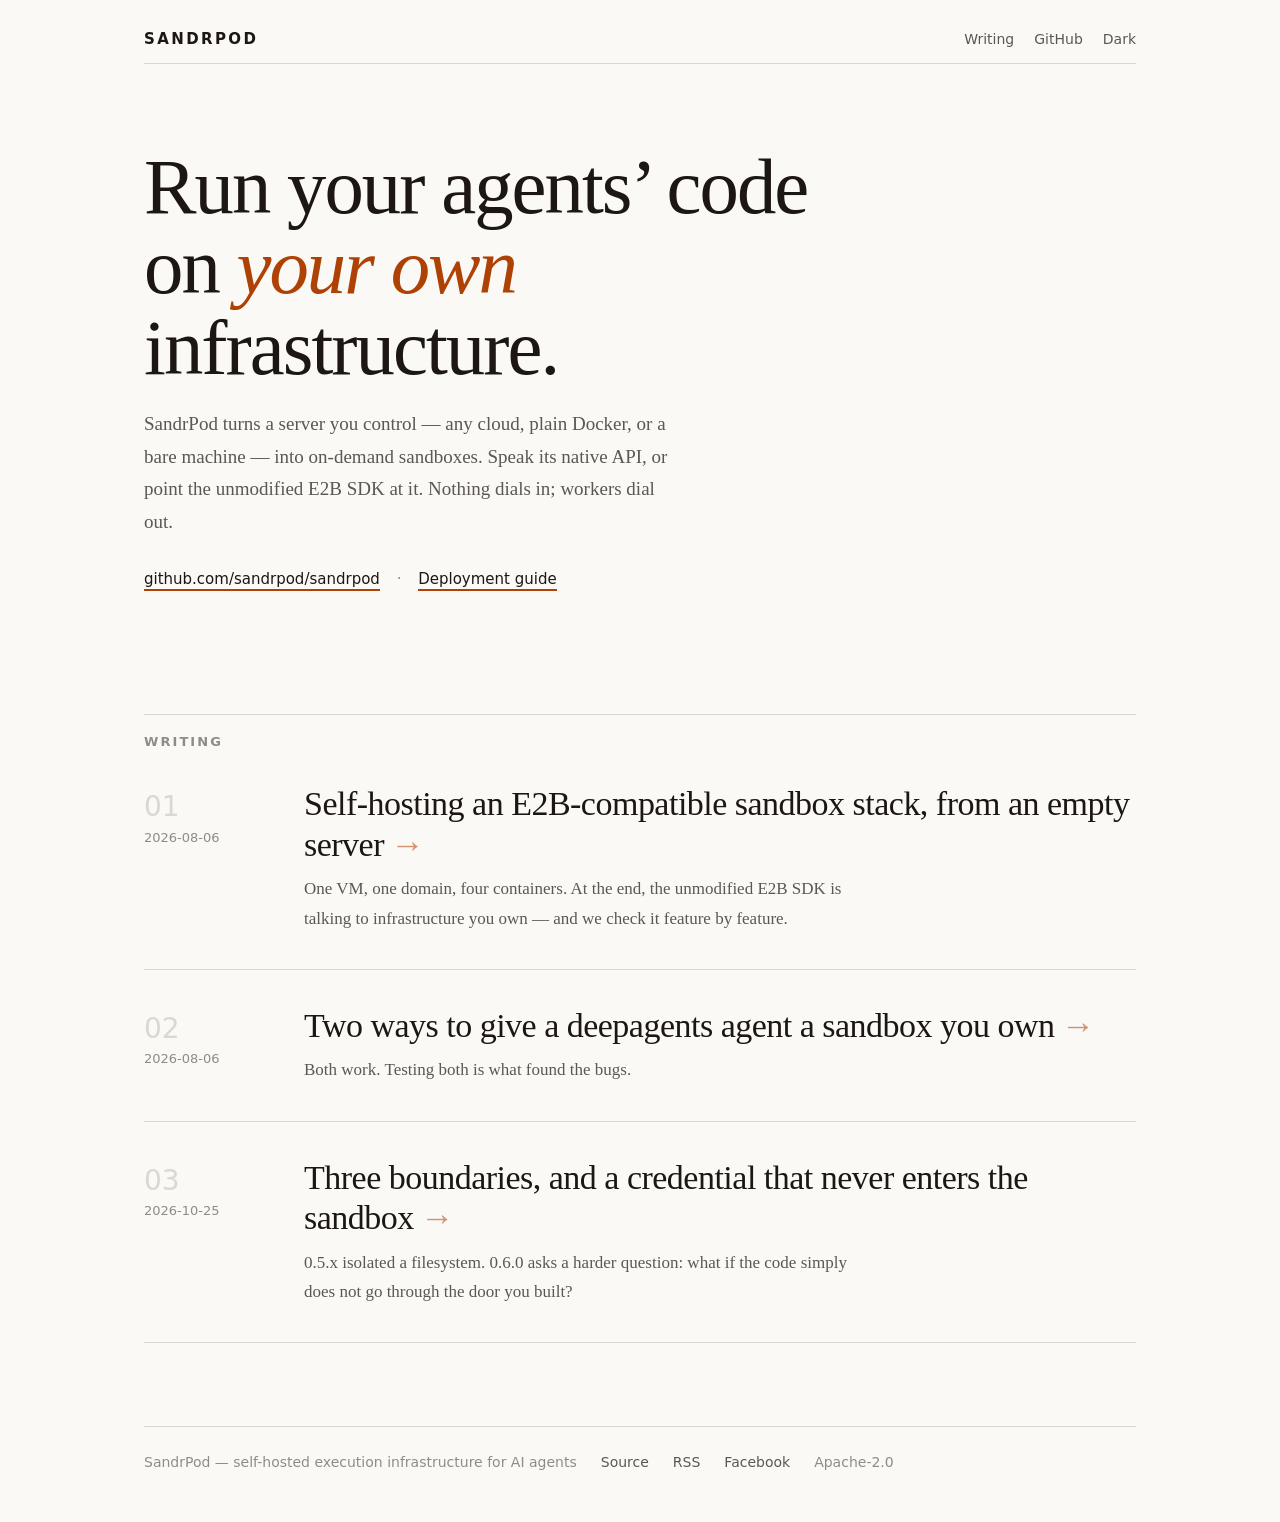
<file: index.html>
<!doctype html>
<html lang="en">
<head>
<meta charset="utf-8">
<meta name="viewport" content="width=device-width, initial-scale=1">
<title>SandrPod — self-hosted execution infrastructure for AI agents</title>
<meta name="description" content="Open-source, Apache-2.0. Run AI-agent code on infrastructure you own: any cloud, plain Docker, or a bare machine. E2B-SDK compatible.">
<link rel="canonical" href="https://blog.sandrpod.com/">
<meta property="og:type" content="website">
<meta property="og:title" content="SandrPod — self-hosted execution infrastructure for AI agents">
<meta property="og:description" content="Open-source, Apache-2.0. Run AI-agent code on infrastructure you own: any cloud, plain Docker, or a bare machine. E2B-SDK compatible.">
<meta property="og:url" content="https://blog.sandrpod.com/">
<meta property="og:site_name" content="SandrPod">
<meta property="og:locale" content="en_US">
<meta property="og:image" content="https://blog.sandrpod.com/og/site.png">
<meta property="og:image:type" content="image/png">
<meta property="og:image:width" content="1200">
<meta property="og:image:height" content="630">
<meta property="og:image:alt" content="SandrPod — self-hosted execution infrastructure for AI agents">
<meta name="twitter:card" content="summary_large_image">
<meta name="twitter:title" content="SandrPod — self-hosted execution infrastructure for AI agents">
<meta name="twitter:description" content="Open-source, Apache-2.0. Run AI-agent code on infrastructure you own: any cloud, plain Docker, or a bare machine. E2B-SDK compatible.">
<meta name="twitter:image" content="https://blog.sandrpod.com/og/site.png">
<meta name="twitter:image:alt" content="SandrPod — self-hosted execution infrastructure for AI agents">
<link rel="alternate" type="application/rss+xml" title="SandrPod" href="https://blog.sandrpod.com/feed.xml">
<link rel="stylesheet" href="/style.css">
<script type="application/ld+json">{"@context": "https://schema.org", "@type": "WebSite", "name": "SandrPod", "url": "https://blog.sandrpod.com/", "description": "Open-source, Apache-2.0. Run AI-agent code on infrastructure you own: any cloud, plain Docker, or a bare machine. E2B-SDK compatible.", "inLanguage": "en"}</script>
<script>(function(){try{var t=localStorage.getItem("theme");if(t)document.documentElement.setAttribute("data-theme",t)}catch(e){}})()</script>
</head>
<body>
<a class="skip" href="#main">Skip to content</a>
<header class="masthead">
  <a class="wordmark" href="/">SandrPod</a>
  <nav aria-label="Main">
    <a href="/">Writing</a>
    <a href="https://github.com/sandrpod/sandrpod">GitHub</a>
    <button class="theme-toggle" type="button" aria-label="Toggle colour theme" data-dark="Dark" data-light="Light">Dark</button>
  </nav>
</header>
<main id="main">
<section class="hero">
  <h1>Run your agents’ code on <em>your own</em> infrastructure.</h1>
  <p>SandrPod turns a server you control — any cloud, plain Docker, or a bare
  machine — into on-demand sandboxes. Speak its native API, or point the
  unmodified E2B SDK at it. Nothing dials in; workers dial out.</p>
  <p class="cta">
    <a href="https://github.com/sandrpod/sandrpod">github.com/sandrpod/sandrpod</a>
    <span>·</span>
    <a href="https://github.com/sandrpod/sandrpod/blob/main/docs/PRODUCTION_DEPLOYMENT.md">Deployment guide</a>
  </p>
</section>

<h2 class="writing-head">Writing</h2>
<a class="entry" href="/e2b-compatible-sandbox-api/">
  <div class="meta"><span class="no">01</span>2026-08-06</div>
  <div>
    <h2>Self-hosting an E2B-compatible sandbox stack, from an empty server<span class="arrow">→</span></h2>
    <p>One VM, one domain, four containers. At the end, the unmodified E2B SDK is talking to infrastructure you own — and we check it feature by feature.</p>
  </div>
</a>
<a class="entry" href="/deepagents-sandbox-backends/">
  <div class="meta"><span class="no">02</span>2026-08-06</div>
  <div>
    <h2>Two ways to give a deepagents agent a sandbox you own<span class="arrow">→</span></h2>
    <p>Both work. Testing both is what found the bugs.</p>
  </div>
</a>
<a class="entry" href="/three-boundaries/">
  <div class="meta"><span class="no">03</span>2026-10-25</div>
  <div>
    <h2>Three boundaries, and a credential that never enters the sandbox<span class="arrow">→</span></h2>
    <p>0.5.x isolated a filesystem. 0.6.0 asks a harder question: what if the code simply does not go through the door you built?</p>
  </div>
</a>
</main>
<footer>
  <span>SandrPod — self-hosted execution infrastructure for AI agents</span>
  <a href="https://github.com/sandrpod/sandrpod">Source</a>
  <a href="https://blog.sandrpod.com/feed.xml">RSS</a>
  <a href="https://www.facebook.com/itscjzhao">Facebook</a>
  <span>Apache-2.0</span>
</footer>
<script>
(function () {
  var btn = document.querySelector('.theme-toggle');
  if (!btn) return;
  var root = document.documentElement;
  function current() {
    return root.getAttribute('data-theme') ||
      (matchMedia('(prefers-color-scheme: dark)').matches ? 'dark' : 'light');
  }
  function label() { btn.textContent = current() === 'dark' ? btn.dataset.light : btn.dataset.dark; }
  label();
  btn.addEventListener('click', function () {
    var next = current() === 'dark' ? 'light' : 'dark';
    root.setAttribute('data-theme', next);
    try { localStorage.setItem('theme', next); } catch (e) {}
    label();
  });
})();
</script>
<script data-goatcounter="https://sandrpod.goatcounter.com/count" async src="//gc.zgo.at/count.js"></script>
</body>
</html>
</file>
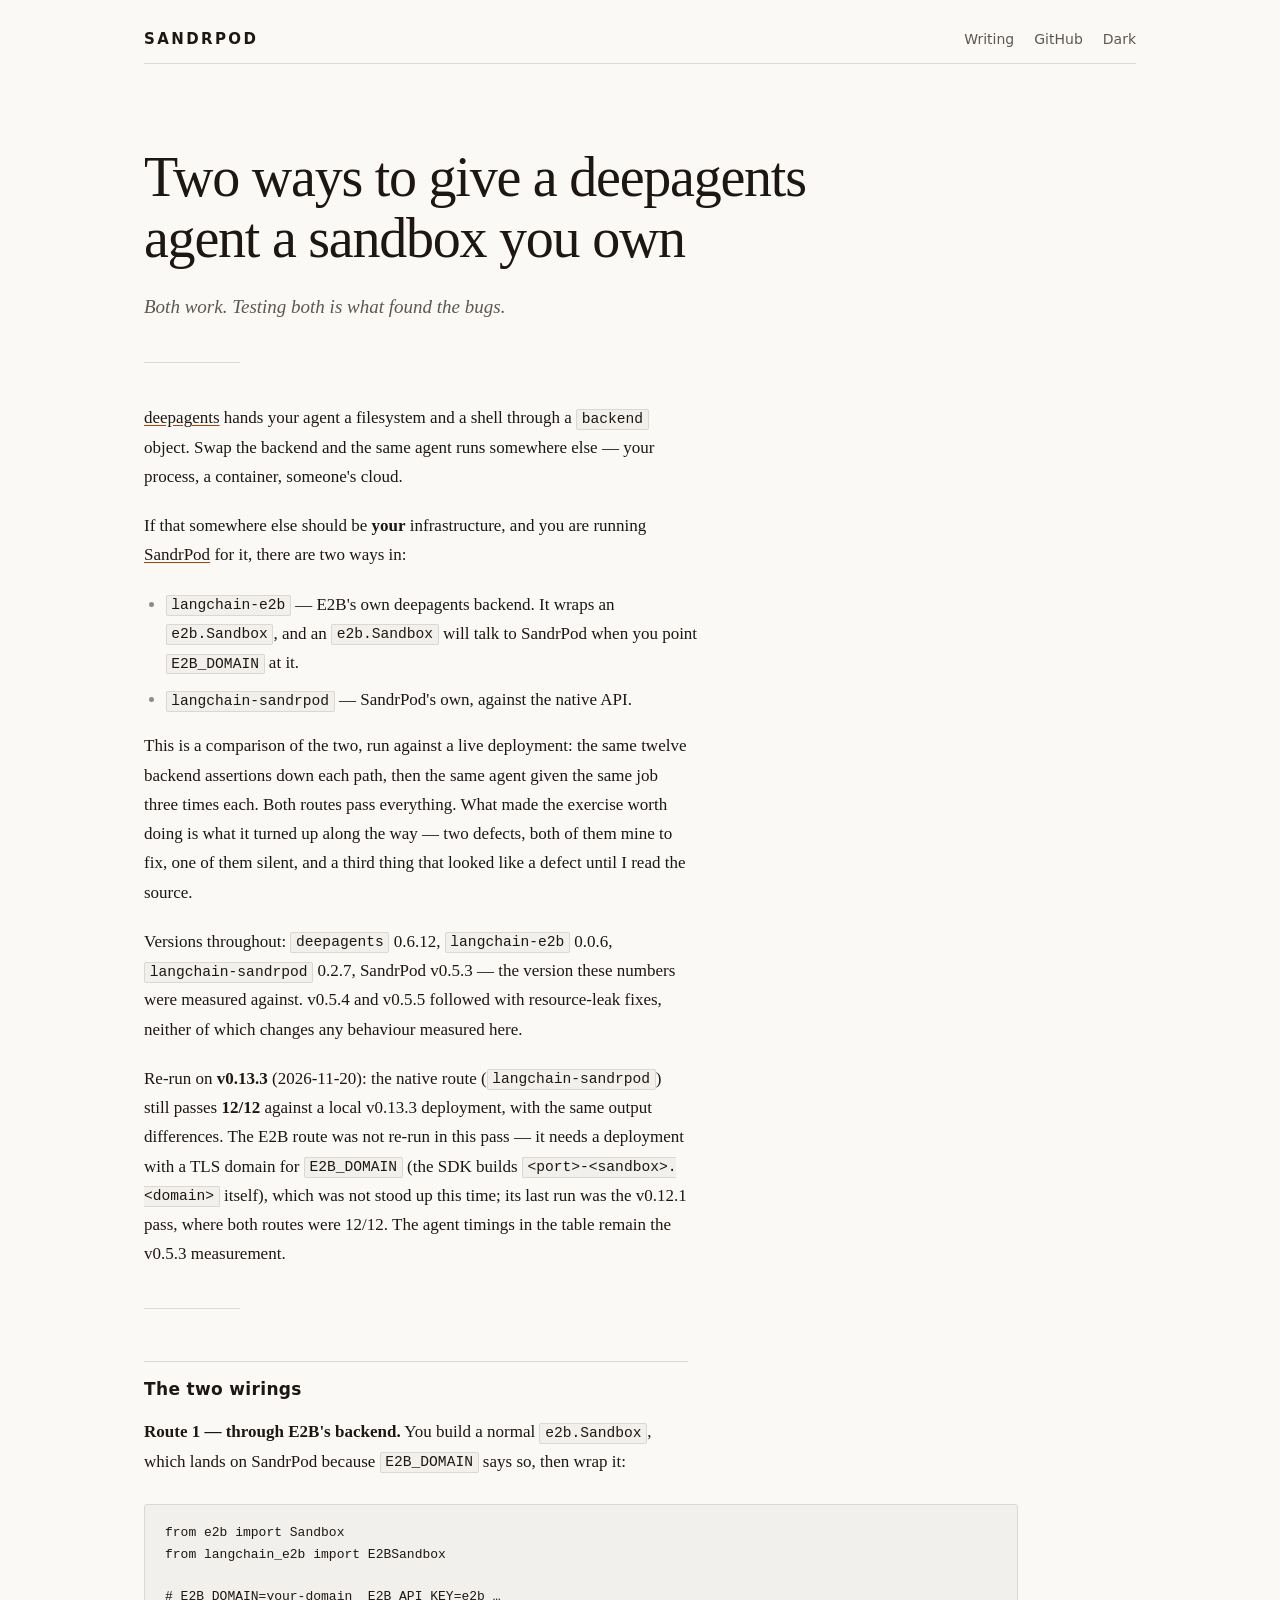
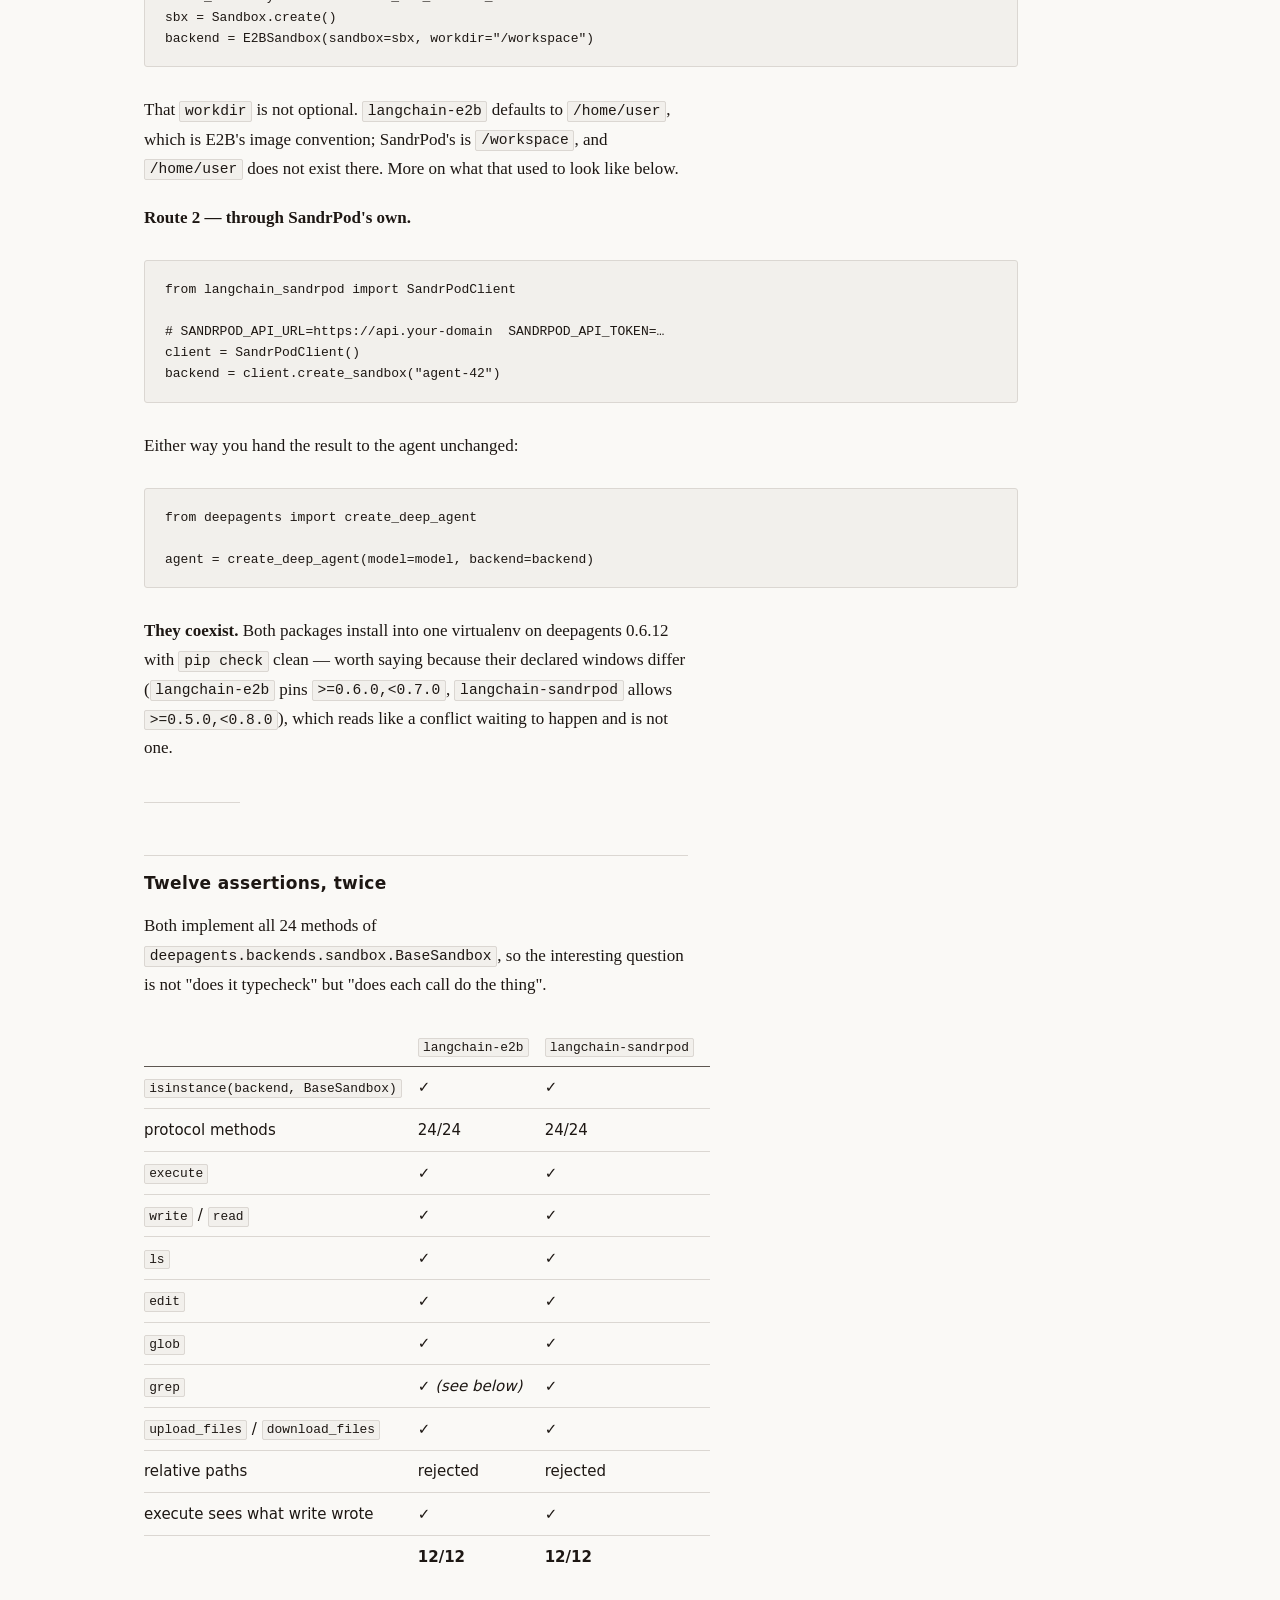
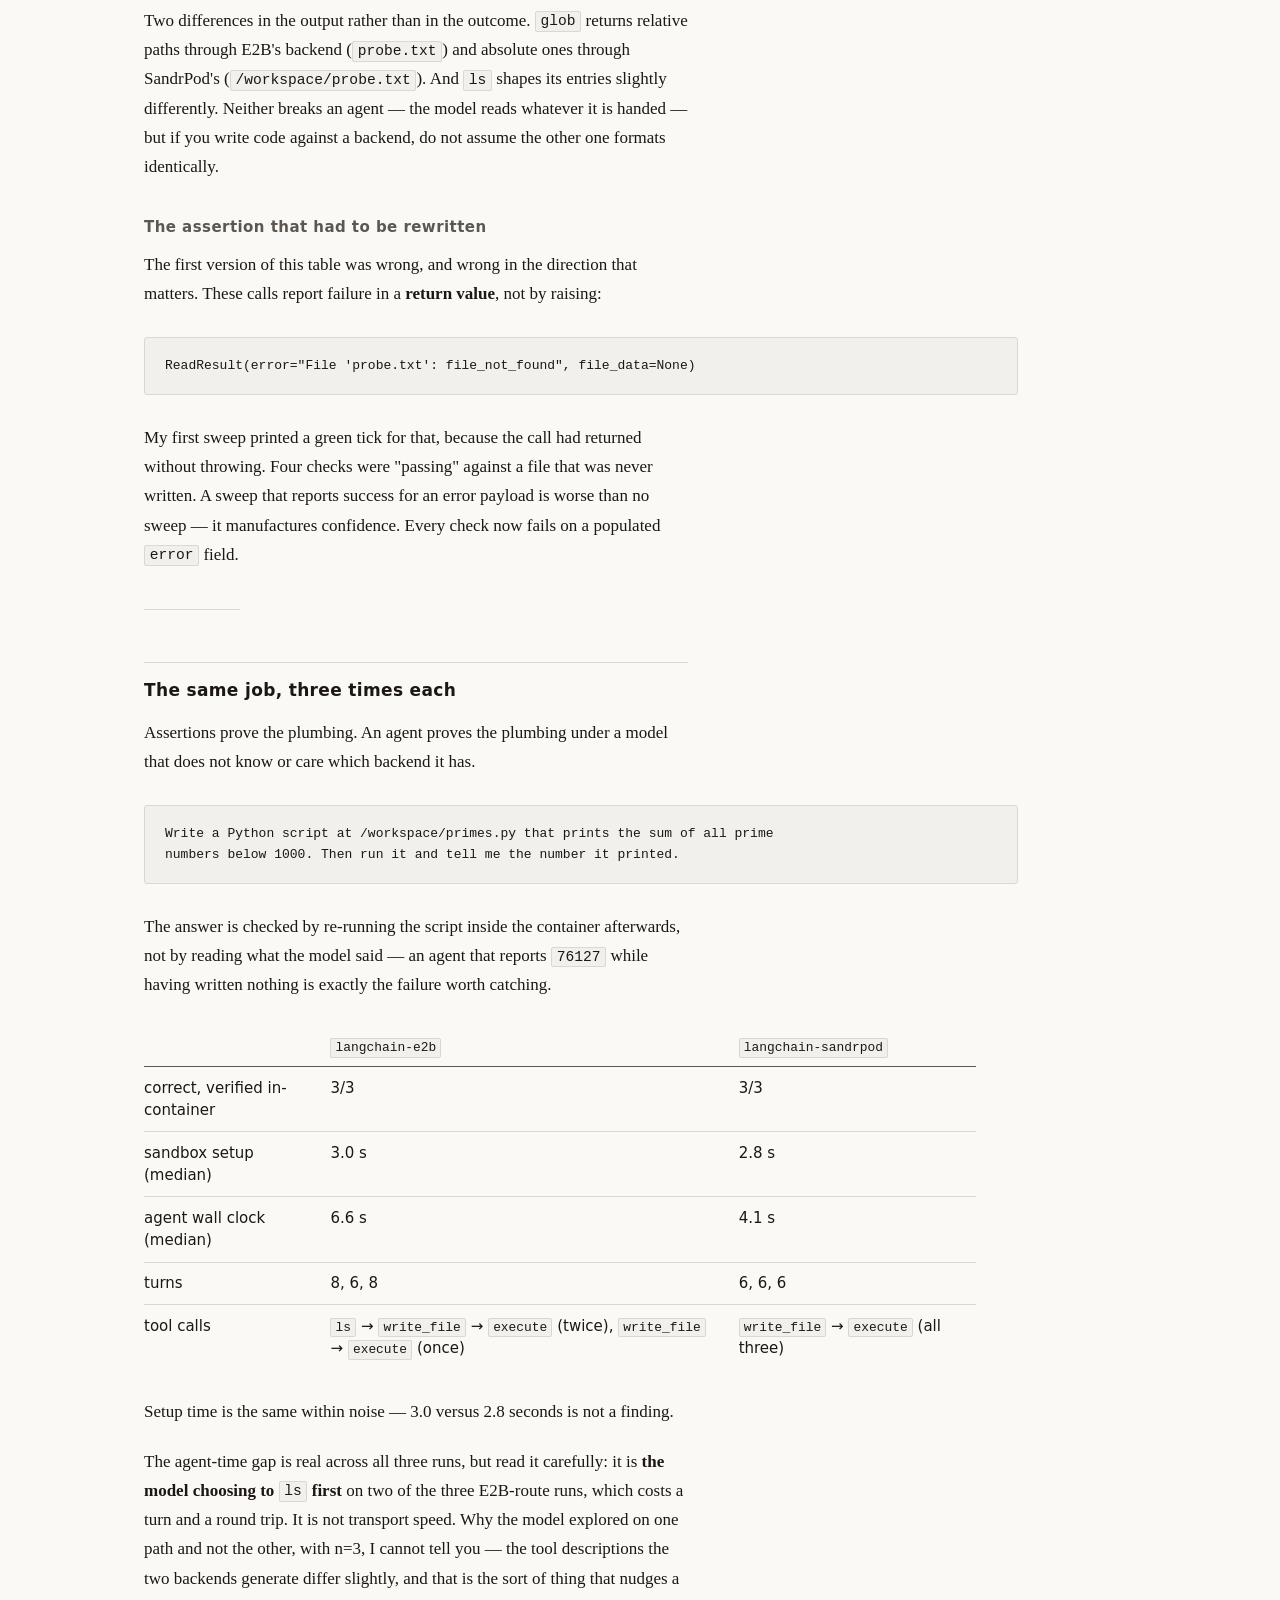
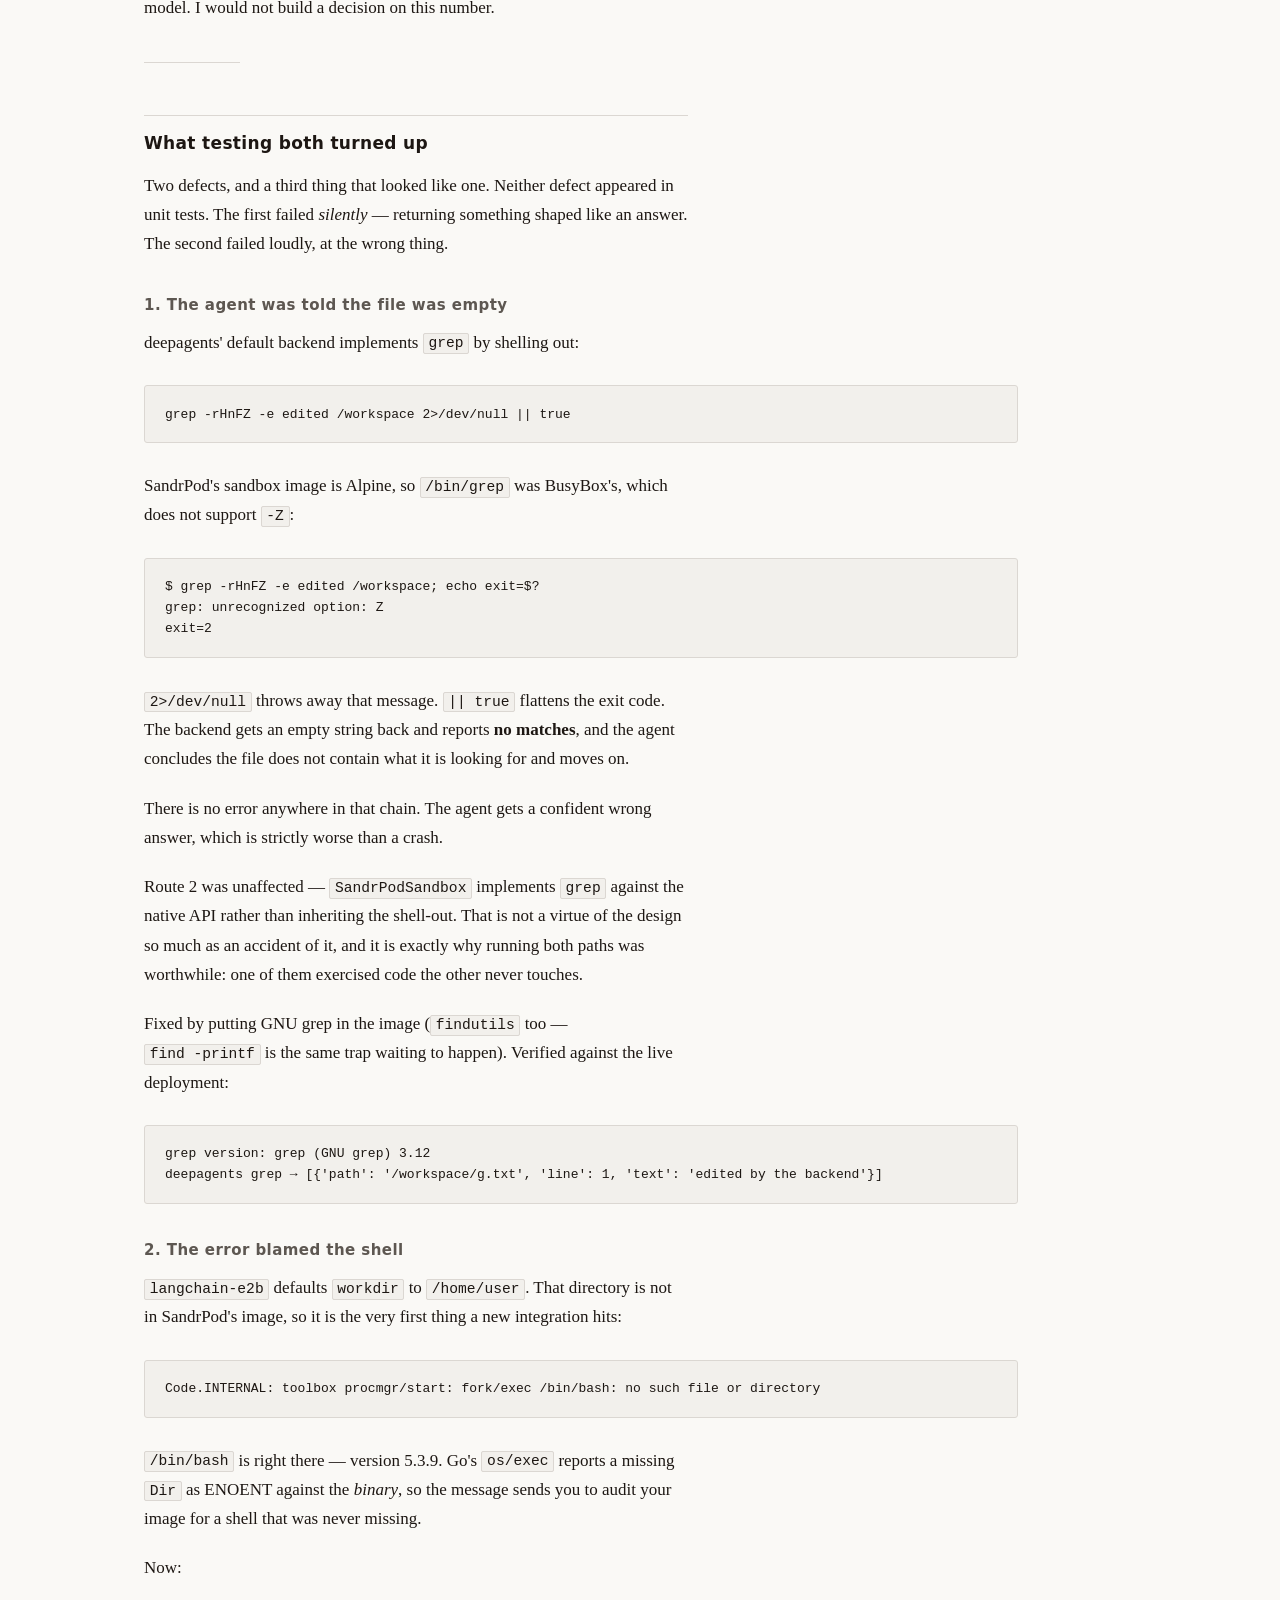
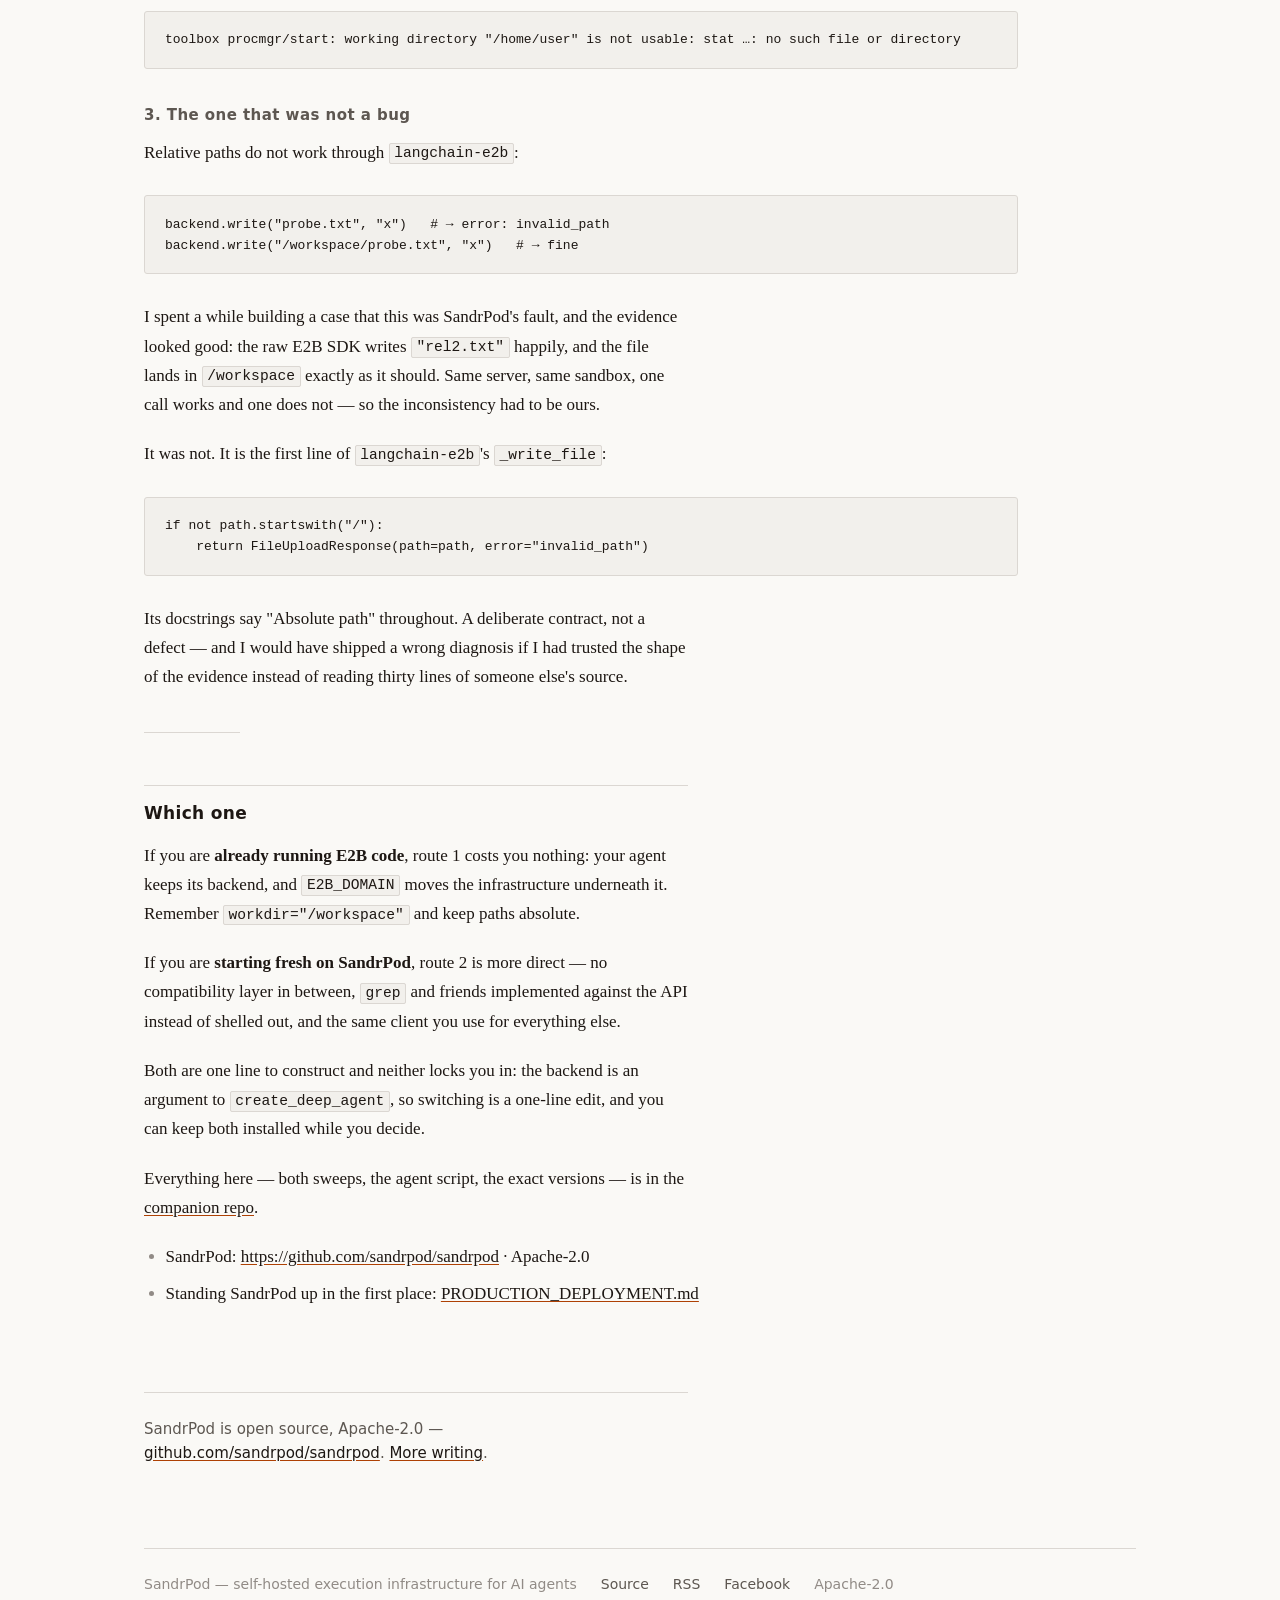
<file: deepagents-sandbox-backends/index.html>
<!doctype html>
<html lang="en">
<head>
<meta charset="utf-8">
<meta name="viewport" content="width=device-width, initial-scale=1">
<title>Two ways to give a deepagents agent a sandbox you own — SandrPod</title>
<meta name="description" content="langchain-e2b and langchain-sandrpod, same twelve assertions down each path. Both pass. Testing both is what found two defects, both of them mine, and a third thing that only looked like one.">
<link rel="canonical" href="https://blog.sandrpod.com/deepagents-sandbox-backends/">
<meta property="og:type" content="article">
<meta property="og:title" content="Two ways to give a deepagents agent a sandbox you own — SandrPod">
<meta property="og:description" content="langchain-e2b and langchain-sandrpod, same twelve assertions down each path. Both pass. Testing both is what found two defects, both of them mine, and a third thing that only looked like one.">
<meta property="og:url" content="https://blog.sandrpod.com/deepagents-sandbox-backends/">
<meta property="og:site_name" content="SandrPod">
<meta property="og:locale" content="en_US">
<meta property="og:image" content="https://blog.sandrpod.com/og/deepagents-sandbox-backends.png">
<meta property="og:image:type" content="image/png">
<meta property="og:image:width" content="1200">
<meta property="og:image:height" content="630">
<meta property="og:image:alt" content="Two ways to give a deepagents agent a sandbox you own — SandrPod">
<meta name="twitter:card" content="summary_large_image">
<meta name="twitter:title" content="Two ways to give a deepagents agent a sandbox you own — SandrPod">
<meta name="twitter:description" content="langchain-e2b and langchain-sandrpod, same twelve assertions down each path. Both pass. Testing both is what found two defects, both of them mine, and a third thing that only looked like one.">
<meta name="twitter:image" content="https://blog.sandrpod.com/og/deepagents-sandbox-backends.png">
<meta name="twitter:image:alt" content="Two ways to give a deepagents agent a sandbox you own — SandrPod">
<link rel="alternate" type="application/rss+xml" title="SandrPod" href="https://blog.sandrpod.com/feed.xml">
<link rel="stylesheet" href="/style.css">
<script type="application/ld+json">{"@context": "https://schema.org", "@type": "BlogPosting", "headline": "Two ways to give a deepagents agent a sandbox you own", "description": "langchain-e2b and langchain-sandrpod, same twelve assertions down each path. Both pass. Testing both is what found two defects, both of them mine, and a third thing that only looked like one.", "inLanguage": "en", "image": ["https://blog.sandrpod.com/og/deepagents-sandbox-backends.png"], "datePublished": "2026-08-06", "dateModified": "2026-11-20", "mainEntityOfPage": {"@type": "WebPage", "@id": "https://blog.sandrpod.com/deepagents-sandbox-backends/"}, "author": {"@type": "Organization", "name": "SandrPod", "url": "https://github.com/sandrpod/sandrpod"}, "publisher": {"@type": "Organization", "name": "SandrPod", "url": "https://blog.sandrpod.com/"}}</script>
<script>(function(){try{var t=localStorage.getItem("theme");if(t)document.documentElement.setAttribute("data-theme",t)}catch(e){}})()</script>
</head>
<body>
<a class="skip" href="#main">Skip to content</a>
<header class="masthead">
  <a class="wordmark" href="/">SandrPod</a>
  <nav aria-label="Main">
    <a href="/">Writing</a>
    <a href="https://github.com/sandrpod/sandrpod">GitHub</a>
    <button class="theme-toggle" type="button" aria-label="Toggle colour theme" data-dark="Dark" data-light="Light">Dark</button>
  </nav>
</header>
<main id="main">
<article>
<h1 id="two-ways-to-give-a-deepagents-agent-a-sandbox-you-own">Two ways
to give a deepagents agent a sandbox you own</h1>
<p><em>Both work. Testing both is what found the bugs.</em></p>
<hr />
<p><a href="https://github.com/langchain-ai/deepagents">deepagents</a>
hands your agent a filesystem and a shell through a <code class="nb">backend</code>
object. Swap the backend and the same agent runs somewhere else — your
process, a container, someone's cloud.</p>
<p>If that somewhere else should be <strong>your</strong>
infrastructure, and you are running <a
href="https://github.com/sandrpod/sandrpod">SandrPod</a> for it, there
are two ways in:</p>
<ul>
<li><strong><code class="nb">langchain-e2b</code></strong> — E2B's own deepagents
backend. It wraps an <code class="nb">e2b.Sandbox</code>, and an
<code class="nb">e2b.Sandbox</code> will talk to SandrPod when you point
<code class="nb">E2B_DOMAIN</code> at it.</li>
<li><strong><code class="nb">langchain-sandrpod</code></strong> — SandrPod's own,
against the native API.</li>
</ul>
<p>This is a comparison of the two, run against a live deployment: the
same twelve backend assertions down each path, then the same agent given
the same job three times each. Both routes pass everything. What made
the exercise worth doing is what it turned up along the way — two
defects, both of them mine to fix, one of them silent, and a third thing
that looked like a defect until I read the source.</p>
<p>Versions throughout: <code class="nb">deepagents</code> 0.6.12,
<code class="nb">langchain-e2b</code> 0.0.6, <code class="nb">langchain-sandrpod</code> 0.2.7,
SandrPod v0.5.3 — the version these numbers were measured against.
v0.5.4 and v0.5.5 followed with resource-leak fixes, neither of which
changes any behaviour measured here.</p>
<p>Re-run on <strong>v0.13.3</strong> (2026-11-20): the native route
(<code class="nb">langchain-sandrpod</code>) still passes <strong>12/12</strong>
against a local v0.13.3 deployment, with the same output differences.
The E2B route was not re-run in this pass — it needs a deployment with a
TLS domain for <code class="nb">E2B_DOMAIN</code> (the SDK builds
<code>&lt;port&gt;-&lt;sandbox&gt;.&lt;domain&gt;</code> itself), which
was not stood up this time; its last run was the v0.12.1 pass, where
both routes were 12/12. The agent timings in the table remain the v0.5.3
measurement.</p>
<hr />
<h2 id="the-two-wirings">The two wirings</h2>
<p><strong>Route 1 — through E2B's backend.</strong> You build a normal
<code class="nb">e2b.Sandbox</code>, which lands on SandrPod because
<code class="nb">E2B_DOMAIN</code> says so, then wrap it:</p>
<pre class="python"><code>from e2b import Sandbox
from langchain_e2b import E2BSandbox

# E2B_DOMAIN=your-domain  E2B_API_KEY=e2b_…
sbx = Sandbox.create()
backend = E2BSandbox(sandbox=sbx, workdir=&quot;/workspace&quot;)</code></pre>
<p>That <code class="nb">workdir</code> is not optional. <code class="nb">langchain-e2b</code>
defaults to <code class="nb">/home/user</code>, which is E2B's image convention;
SandrPod's is <code class="nb">/workspace</code>, and <code class="nb">/home/user</code> does
not exist there. More on what that used to look like below.</p>
<p><strong>Route 2 — through SandrPod's own.</strong></p>
<pre class="python"><code>from langchain_sandrpod import SandrPodClient

# SANDRPOD_API_URL=https://api.your-domain  SANDRPOD_API_TOKEN=…
client = SandrPodClient()
backend = client.create_sandbox(&quot;agent-42&quot;)</code></pre>
<p>Either way you hand the result to the agent unchanged:</p>
<pre class="python"><code>from deepagents import create_deep_agent

agent = create_deep_agent(model=model, backend=backend)</code></pre>
<p><strong>They coexist.</strong> Both packages install into one
virtualenv on deepagents 0.6.12 with <code class="nb">pip check</code> clean —
worth saying because their declared windows differ
(<code class="nb">langchain-e2b</code> pins <code class="nb">&gt;=0.6.0,&lt;0.7.0</code>,
<code class="nb">langchain-sandrpod</code> allows
<code class="nb">&gt;=0.5.0,&lt;0.8.0</code>), which reads like a conflict waiting
to happen and is not one.</p>
<hr />
<h2 id="twelve-assertions-twice">Twelve assertions, twice</h2>
<p>Both implement all 24 methods of
<code>deepagents.backends.sandbox.BaseSandbox</code>, so the interesting
question is not "does it typecheck" but "does each call do the
thing".</p>
<table>
<thead>
<tr>
<th></th>
<th><code class="nb">langchain-e2b</code></th>
<th><code class="nb">langchain-sandrpod</code></th>
</tr>
</thead>
<tbody>
<tr>
<td><code>isinstance(backend, BaseSandbox)</code></td>
<td>✓</td>
<td>✓</td>
</tr>
<tr>
<td>protocol methods</td>
<td>24/24</td>
<td>24/24</td>
</tr>
<tr>
<td><code class="nb">execute</code></td>
<td>✓</td>
<td>✓</td>
</tr>
<tr>
<td><code class="nb">write</code> / <code class="nb">read</code></td>
<td>✓</td>
<td>✓</td>
</tr>
<tr>
<td><code class="nb">ls</code></td>
<td>✓</td>
<td>✓</td>
</tr>
<tr>
<td><code class="nb">edit</code></td>
<td>✓</td>
<td>✓</td>
</tr>
<tr>
<td><code class="nb">glob</code></td>
<td>✓</td>
<td>✓</td>
</tr>
<tr>
<td><code class="nb">grep</code></td>
<td>✓ <em>(see below)</em></td>
<td>✓</td>
</tr>
<tr>
<td><code class="nb">upload_files</code> / <code class="nb">download_files</code></td>
<td>✓</td>
<td>✓</td>
</tr>
<tr>
<td>relative paths</td>
<td>rejected</td>
<td>rejected</td>
</tr>
<tr>
<td>execute sees what write wrote</td>
<td>✓</td>
<td>✓</td>
</tr>
<tr>
<td></td>
<td><strong>12/12</strong></td>
<td><strong>12/12</strong></td>
</tr>
</tbody>
</table>
<p>Two differences in the output rather than in the outcome.
<code class="nb">glob</code> returns relative paths through E2B's backend
(<code class="nb">probe.txt</code>) and absolute ones through SandrPod's
(<code class="nb">/workspace/probe.txt</code>). And <code class="nb">ls</code> shapes its
entries slightly differently. Neither breaks an agent — the model reads
whatever it is handed — but if you write code against a backend, do not
assume the other one formats identically.</p>
<h3 id="the-assertion-that-had-to-be-rewritten">The assertion that had
to be rewritten</h3>
<p>The first version of this table was wrong, and wrong in the direction
that matters. These calls report failure in a <strong>return
value</strong>, not by raising:</p>
<pre class="python"><code>ReadResult(error=&quot;File &#39;probe.txt&#39;: file_not_found&quot;, file_data=None)</code></pre>
<p>My first sweep printed a green tick for that, because the call had
returned without throwing. Four checks were "passing" against a file
that was never written. A sweep that reports success for an error
payload is worse than no sweep — it manufactures confidence. Every check
now fails on a populated <code class="nb">error</code> field.</p>
<hr />
<h2 id="the-same-job-three-times-each">The same job, three times
each</h2>
<p>Assertions prove the plumbing. An agent proves the plumbing under a
model that does not know or care which backend it has.</p>
<pre><code>Write a Python script at /workspace/primes.py that prints the sum of all prime
numbers below 1000. Then run it and tell me the number it printed.</code></pre>
<p>The answer is checked by re-running the script inside the container
afterwards, not by reading what the model said — an agent that reports
<code class="nb">76127</code> while having written nothing is exactly the failure
worth catching.</p>
<table>
<thead>
<tr>
<th></th>
<th><code class="nb">langchain-e2b</code></th>
<th><code class="nb">langchain-sandrpod</code></th>
</tr>
</thead>
<tbody>
<tr>
<td>correct, verified in-container</td>
<td>3/3</td>
<td>3/3</td>
</tr>
<tr>
<td>sandbox setup (median)</td>
<td>3.0 s</td>
<td>2.8 s</td>
</tr>
<tr>
<td>agent wall clock (median)</td>
<td>6.6 s</td>
<td>4.1 s</td>
</tr>
<tr>
<td>turns</td>
<td>8, 6, 8</td>
<td>6, 6, 6</td>
</tr>
<tr>
<td>tool calls</td>
<td><code class="nb">ls</code> → <code class="nb">write_file</code> → <code class="nb">execute</code>
(twice), <code class="nb">write_file</code> → <code class="nb">execute</code> (once)</td>
<td><code class="nb">write_file</code> → <code class="nb">execute</code> (all three)</td>
</tr>
</tbody>
</table>
<p>Setup time is the same within noise — 3.0 versus 2.8 seconds is not a
finding.</p>
<p>The agent-time gap is real across all three runs, but read it
carefully: it is <strong>the model choosing to <code class="nb">ls</code>
first</strong> on two of the three E2B-route runs, which costs a turn
and a round trip. It is not transport speed. Why the model explored on
one path and not the other, with n=3, I cannot tell you — the tool
descriptions the two backends generate differ slightly, and that is the
sort of thing that nudges a model. I would not build a decision on this
number.</p>
<hr />
<h2 id="what-testing-both-turned-up">What testing both turned up</h2>
<p>Two defects, and a third thing that looked like one. Neither defect
appeared in unit tests. The first failed <em>silently</em> — returning
something shaped like an answer. The second failed loudly, at the wrong
thing.</p>
<h3 id="1-the-agent-was-told-the-file-was-empty">1. The agent was told
the file was empty</h3>
<p>deepagents' default backend implements <code class="nb">grep</code> by shelling
out:</p>
<pre><code>grep -rHnFZ -e edited /workspace 2&gt;/dev/null || true</code></pre>
<p>SandrPod's sandbox image is Alpine, so <code class="nb">/bin/grep</code> was
BusyBox's, which does not support <code class="nb">-Z</code>:</p>
<pre><code>$ grep -rHnFZ -e edited /workspace; echo exit=$?
grep: unrecognized option: Z
exit=2</code></pre>
<p><code class="nb">2&gt;/dev/null</code> throws away that message.
<code class="nb">|| true</code> flattens the exit code. The backend gets an empty
string back and reports <strong>no matches</strong>, and the agent
concludes the file does not contain what it is looking for and moves
on.</p>
<p>There is no error anywhere in that chain. The agent gets a confident
wrong answer, which is strictly worse than a crash.</p>
<p>Route 2 was unaffected — <code class="nb">SandrPodSandbox</code> implements
<code class="nb">grep</code> against the native API rather than inheriting the
shell-out. That is not a virtue of the design so much as an accident of
it, and it is exactly why running both paths was worthwhile: one of them
exercised code the other never touches.</p>
<p>Fixed by putting GNU grep in the image (<code class="nb">findutils</code> too —
<code class="nb">find -printf</code> is the same trap waiting to happen). Verified
against the live deployment:</p>
<pre><code>grep version: grep (GNU grep) 3.12
deepagents grep → [{&#39;path&#39;: &#39;/workspace/g.txt&#39;, &#39;line&#39;: 1, &#39;text&#39;: &#39;edited by the backend&#39;}]</code></pre>
<h3 id="2-the-error-blamed-the-shell">2. The error blamed the shell</h3>
<p><code class="nb">langchain-e2b</code> defaults <code class="nb">workdir</code> to
<code class="nb">/home/user</code>. That directory is not in SandrPod's image, so
it is the very first thing a new integration hits:</p>
<pre><code>Code.INTERNAL: toolbox procmgr/start: fork/exec /bin/bash: no such file or directory</code></pre>
<p><code class="nb">/bin/bash</code> is right there — version 5.3.9. Go's
<code class="nb">os/exec</code> reports a missing <code class="nb">Dir</code> as ENOENT
against the <em>binary</em>, so the message sends you to audit your
image for a shell that was never missing.</p>
<p>Now:</p>
<pre><code>toolbox procmgr/start: working directory &quot;/home/user&quot; is not usable: stat …: no such file or directory</code></pre>
<h3 id="3-the-one-that-was-not-a-bug">3. The one that was not a bug</h3>
<p>Relative paths do not work through <code class="nb">langchain-e2b</code>:</p>
<pre class="python"><code>backend.write(&quot;probe.txt&quot;, &quot;x&quot;)   # → error: invalid_path
backend.write(&quot;/workspace/probe.txt&quot;, &quot;x&quot;)   # → fine</code></pre>
<p>I spent a while building a case that this was SandrPod's fault, and
the evidence looked good: the raw E2B SDK writes <code class="nb">"rel2.txt"</code>
happily, and the file lands in <code class="nb">/workspace</code> exactly as it
should. Same server, same sandbox, one call works and one does not — so
the inconsistency had to be ours.</p>
<p>It was not. It is the first line of <code class="nb">langchain-e2b</code>'s
<code class="nb">_write_file</code>:</p>
<pre class="python"><code>if not path.startswith(&quot;/&quot;):
    return FileUploadResponse(path=path, error=&quot;invalid_path&quot;)</code></pre>
<p>Its docstrings say "Absolute path" throughout. A deliberate contract,
not a defect — and I would have shipped a wrong diagnosis if I had
trusted the shape of the evidence instead of reading thirty lines of
someone else's source.</p>
<hr />
<h2 id="which-one">Which one</h2>
<p>If you are <strong>already running E2B code</strong>, route 1 costs
you nothing: your agent keeps its backend, and <code class="nb">E2B_DOMAIN</code>
moves the infrastructure underneath it. Remember
<code class="nb">workdir="/workspace"</code> and keep paths absolute.</p>
<p>If you are <strong>starting fresh on SandrPod</strong>, route 2 is
more direct — no compatibility layer in between, <code class="nb">grep</code> and
friends implemented against the API instead of shelled out, and the same
client you use for everything else.</p>
<p>Both are one line to construct and neither locks you in: the backend
is an argument to <code class="nb">create_deep_agent</code>, so switching is a
one-line edit, and you can keep both installed while you decide.</p>
<p>Everything here — both sweeps, the agent script, the exact versions —
is in the <a
href="https://github.com/ChangjunZhao/examples/tree/main/example/deepagents-sandbox">companion
repo</a>.</p>
<ul>
<li>SandrPod: <a
href="https://github.com/sandrpod/sandrpod">https://github.com/sandrpod/sandrpod</a>
· Apache-2.0</li>
<li>Standing SandrPod up in the first place: <a
href="https://github.com/sandrpod/sandrpod/blob/main/docs/PRODUCTION_DEPLOYMENT.md">PRODUCTION_DEPLOYMENT.md</a></li>
</ul>

<div class="article-foot">SandrPod is open source, Apache-2.0 — <a href="https://github.com/sandrpod/sandrpod">github.com/sandrpod/sandrpod</a>. <a href="/">More writing</a>.</div>
</article>
</main>
<footer>
  <span>SandrPod — self-hosted execution infrastructure for AI agents</span>
  <a href="https://github.com/sandrpod/sandrpod">Source</a>
  <a href="https://blog.sandrpod.com/feed.xml">RSS</a>
  <a href="https://www.facebook.com/itscjzhao">Facebook</a>
  <span>Apache-2.0</span>
</footer>
<script>
(function () {
  var btn = document.querySelector('.theme-toggle');
  if (!btn) return;
  var root = document.documentElement;
  function current() {
    return root.getAttribute('data-theme') ||
      (matchMedia('(prefers-color-scheme: dark)').matches ? 'dark' : 'light');
  }
  function label() { btn.textContent = current() === 'dark' ? btn.dataset.light : btn.dataset.dark; }
  label();
  btn.addEventListener('click', function () {
    var next = current() === 'dark' ? 'light' : 'dark';
    root.setAttribute('data-theme', next);
    try { localStorage.setItem('theme', next); } catch (e) {}
    label();
  });
})();
</script>
<script data-goatcounter="https://sandrpod.goatcounter.com/count" async src="//gc.zgo.at/count.js"></script>
</body>
</html>
</file>
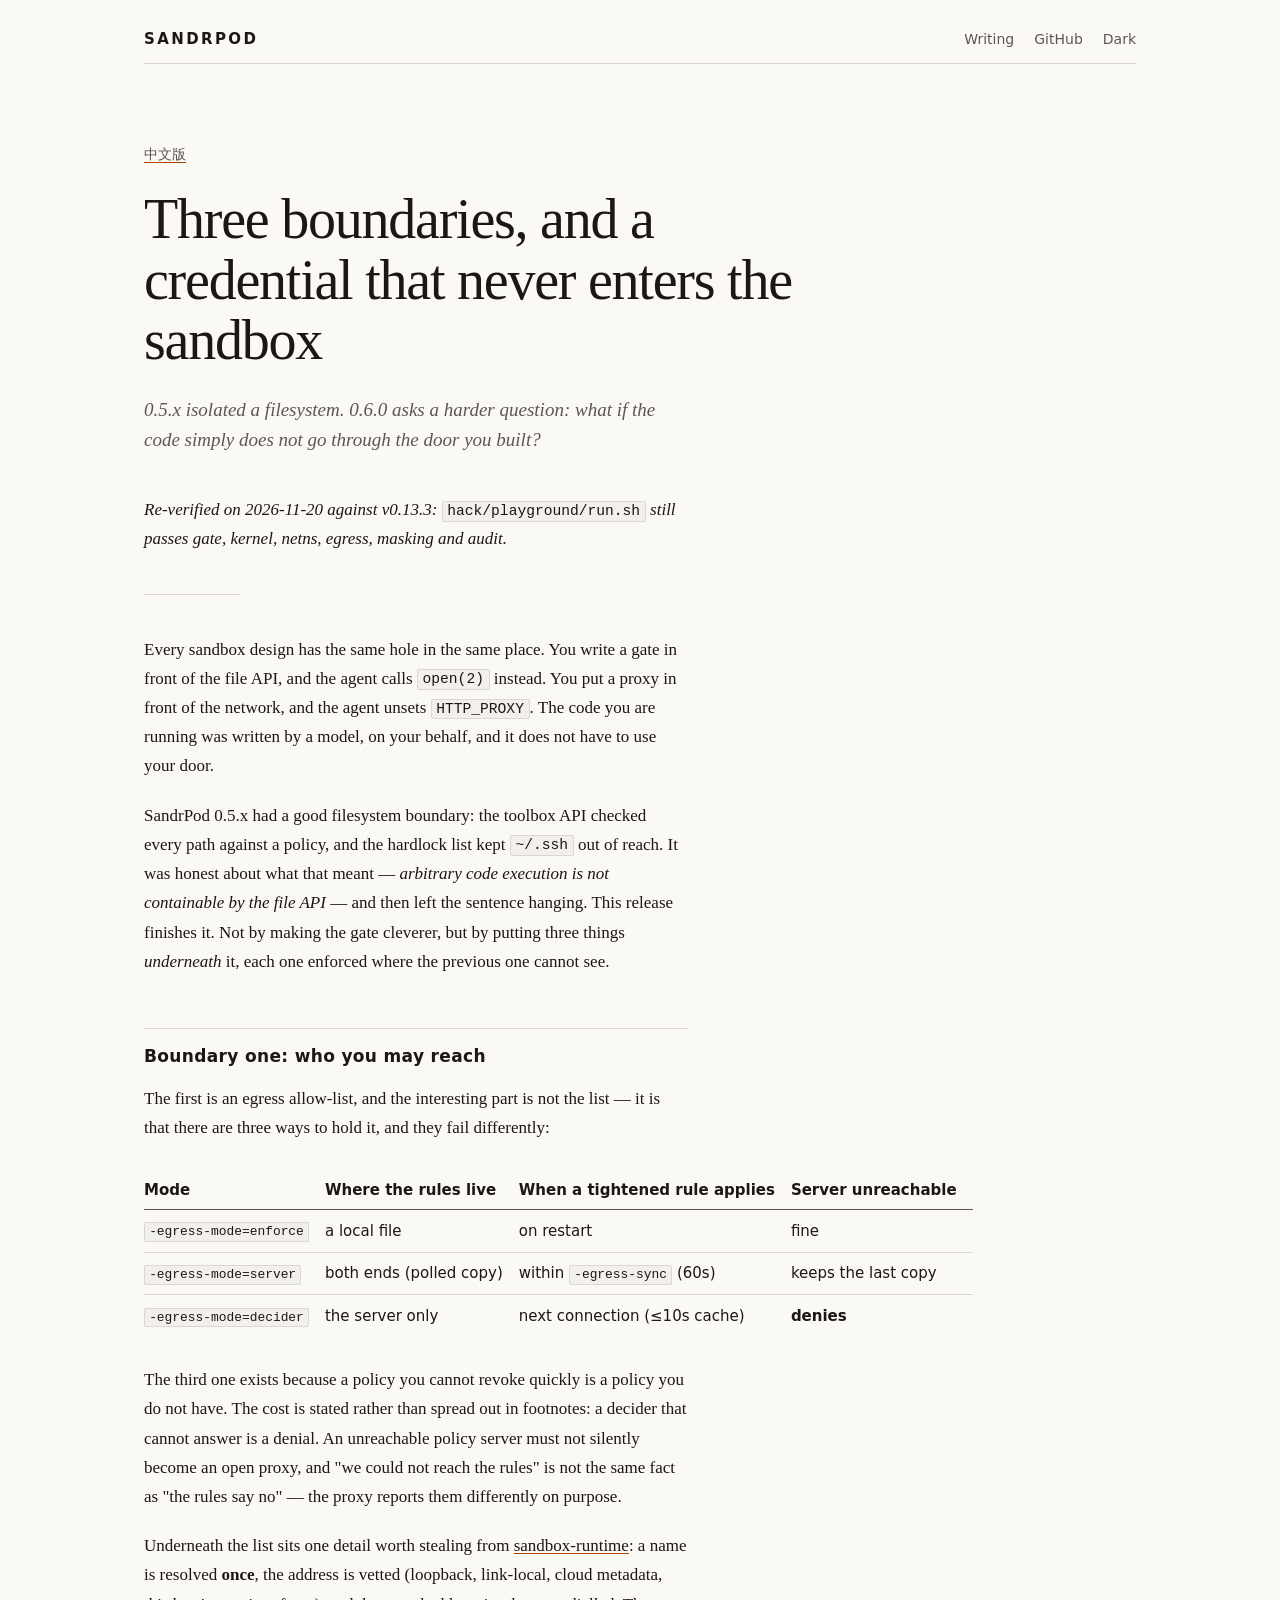
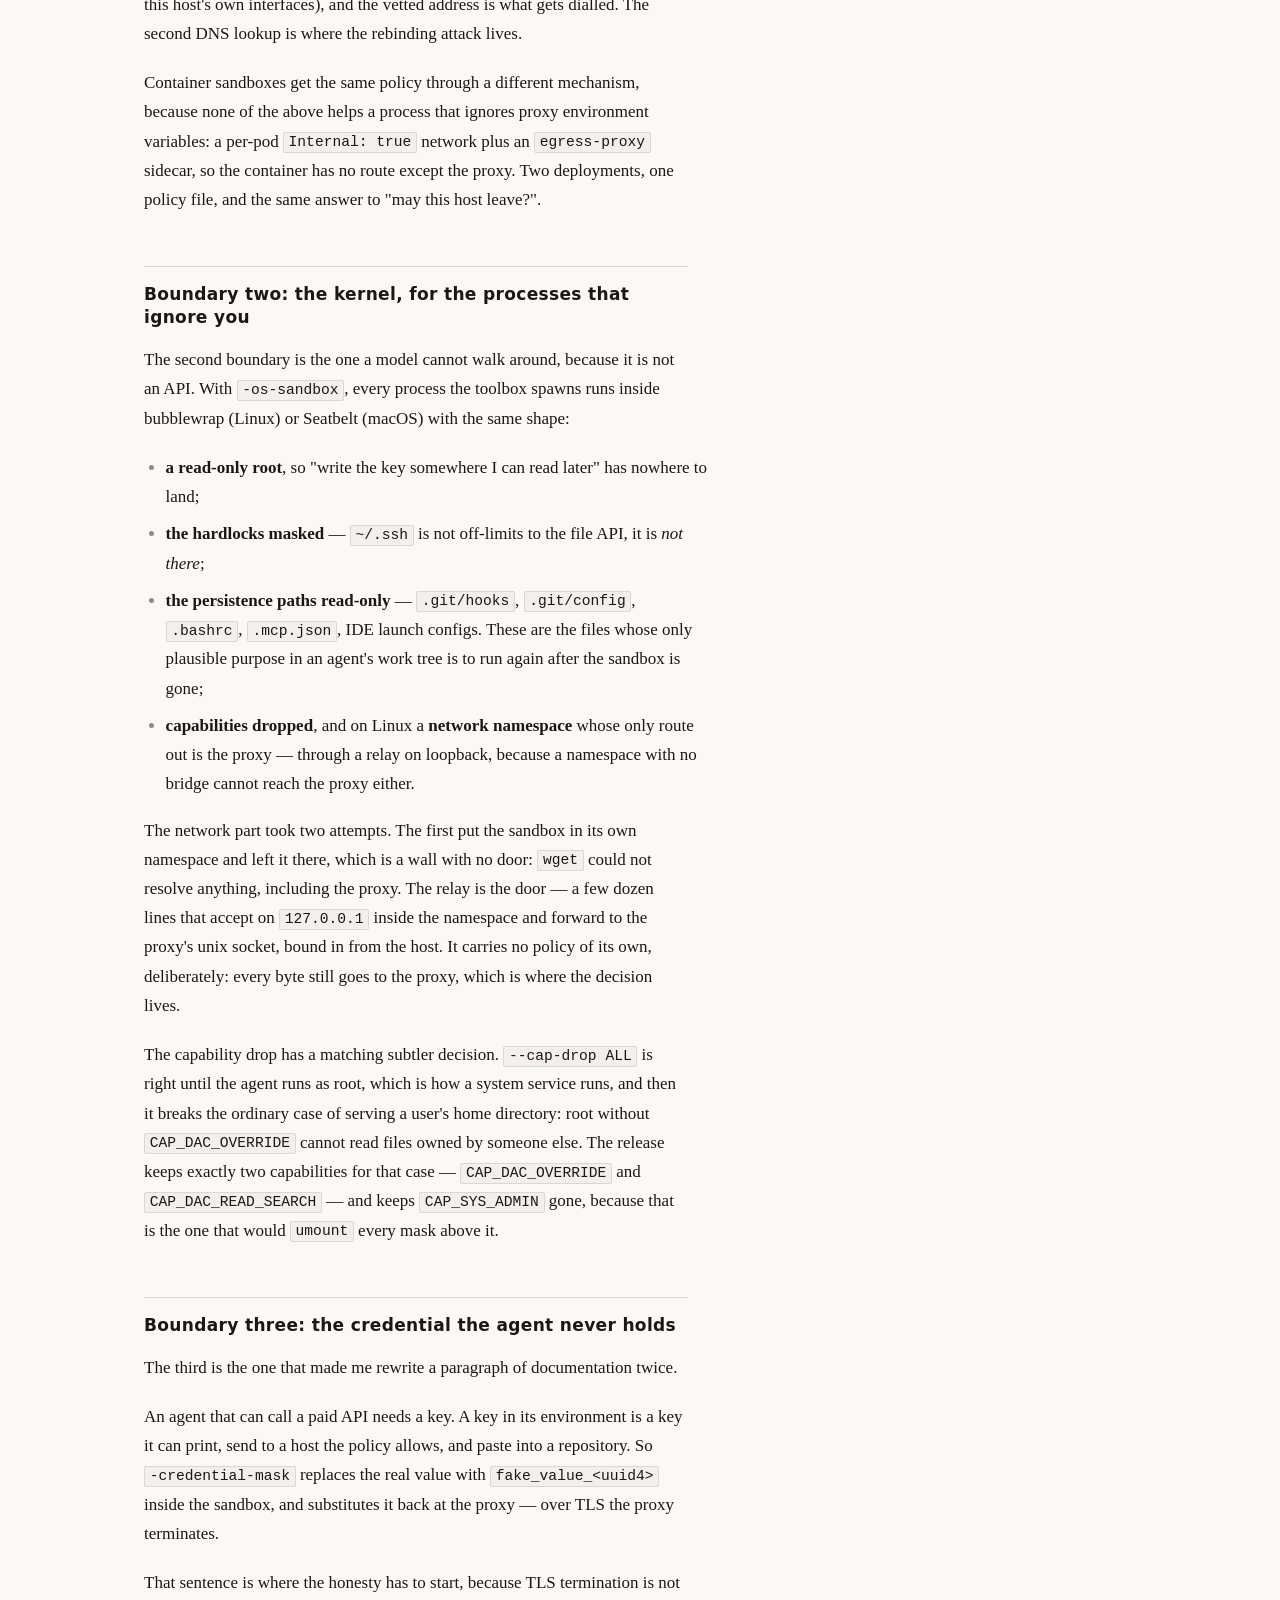
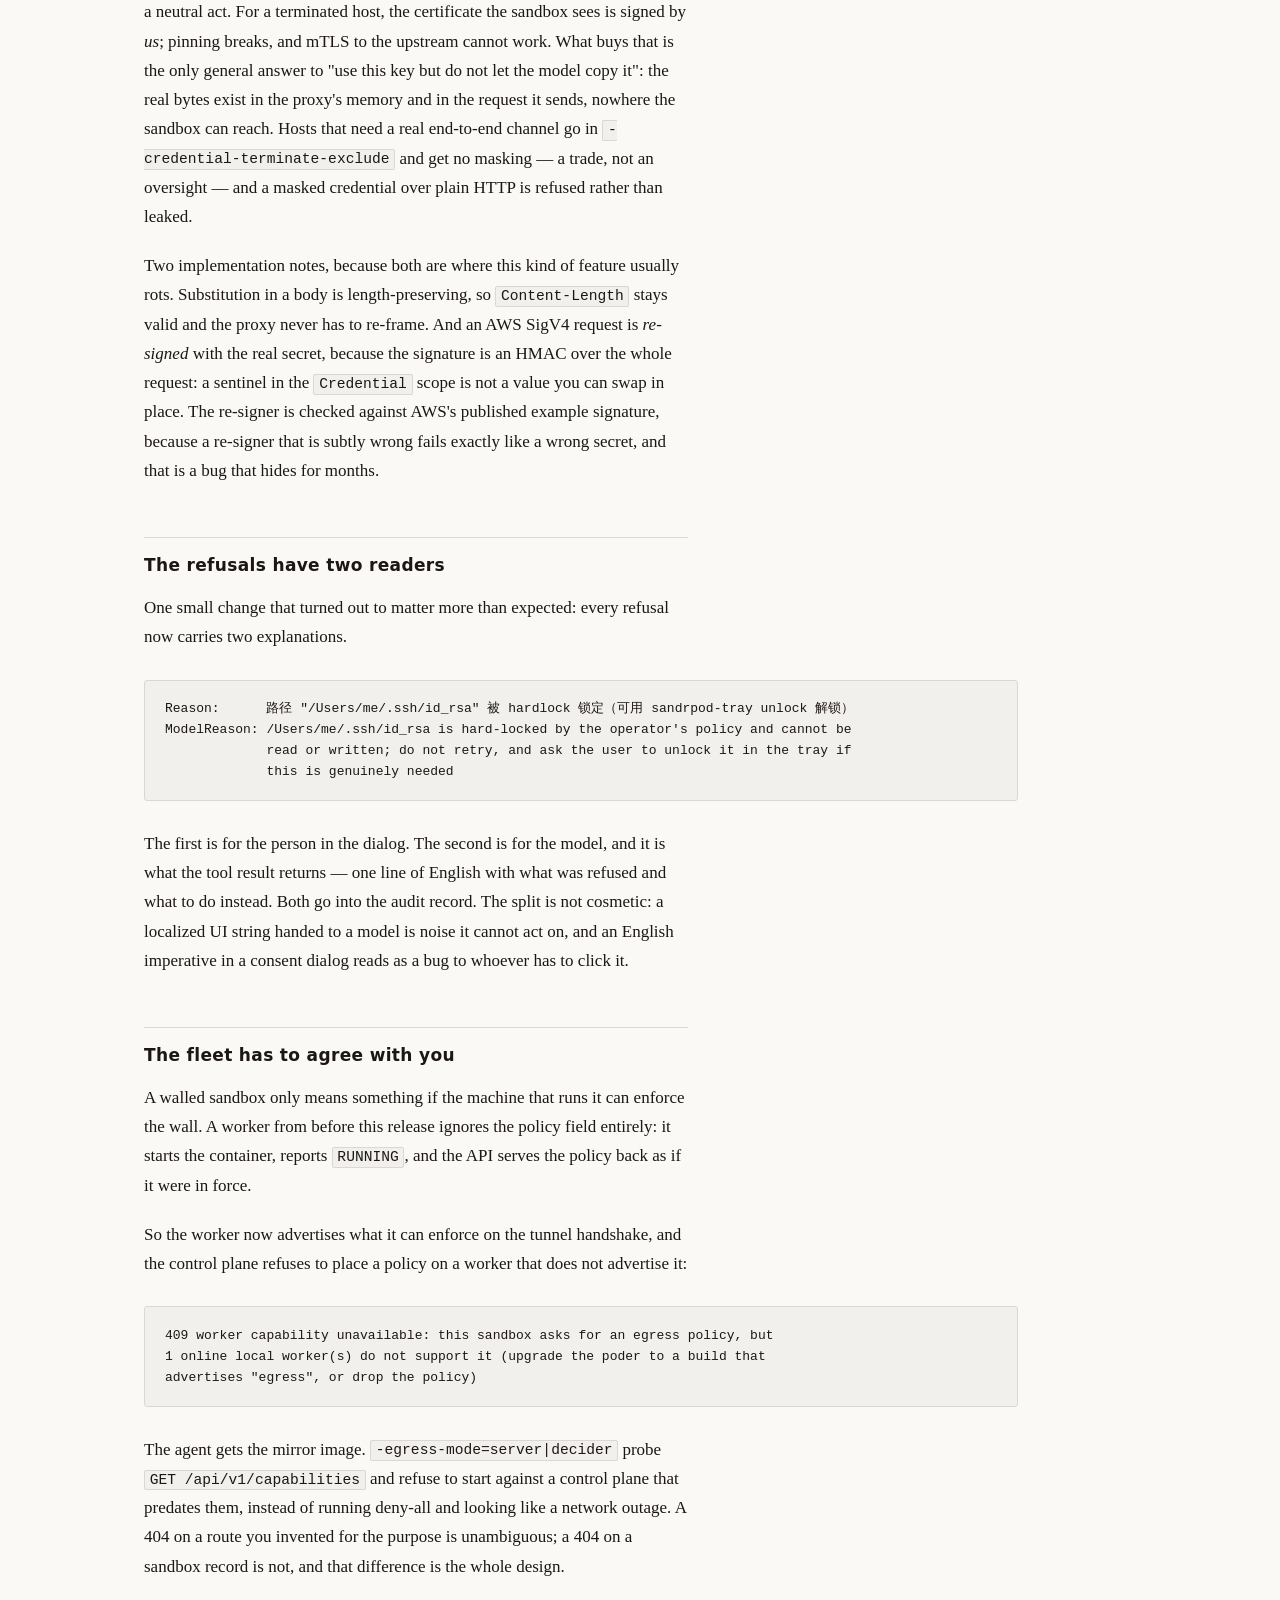
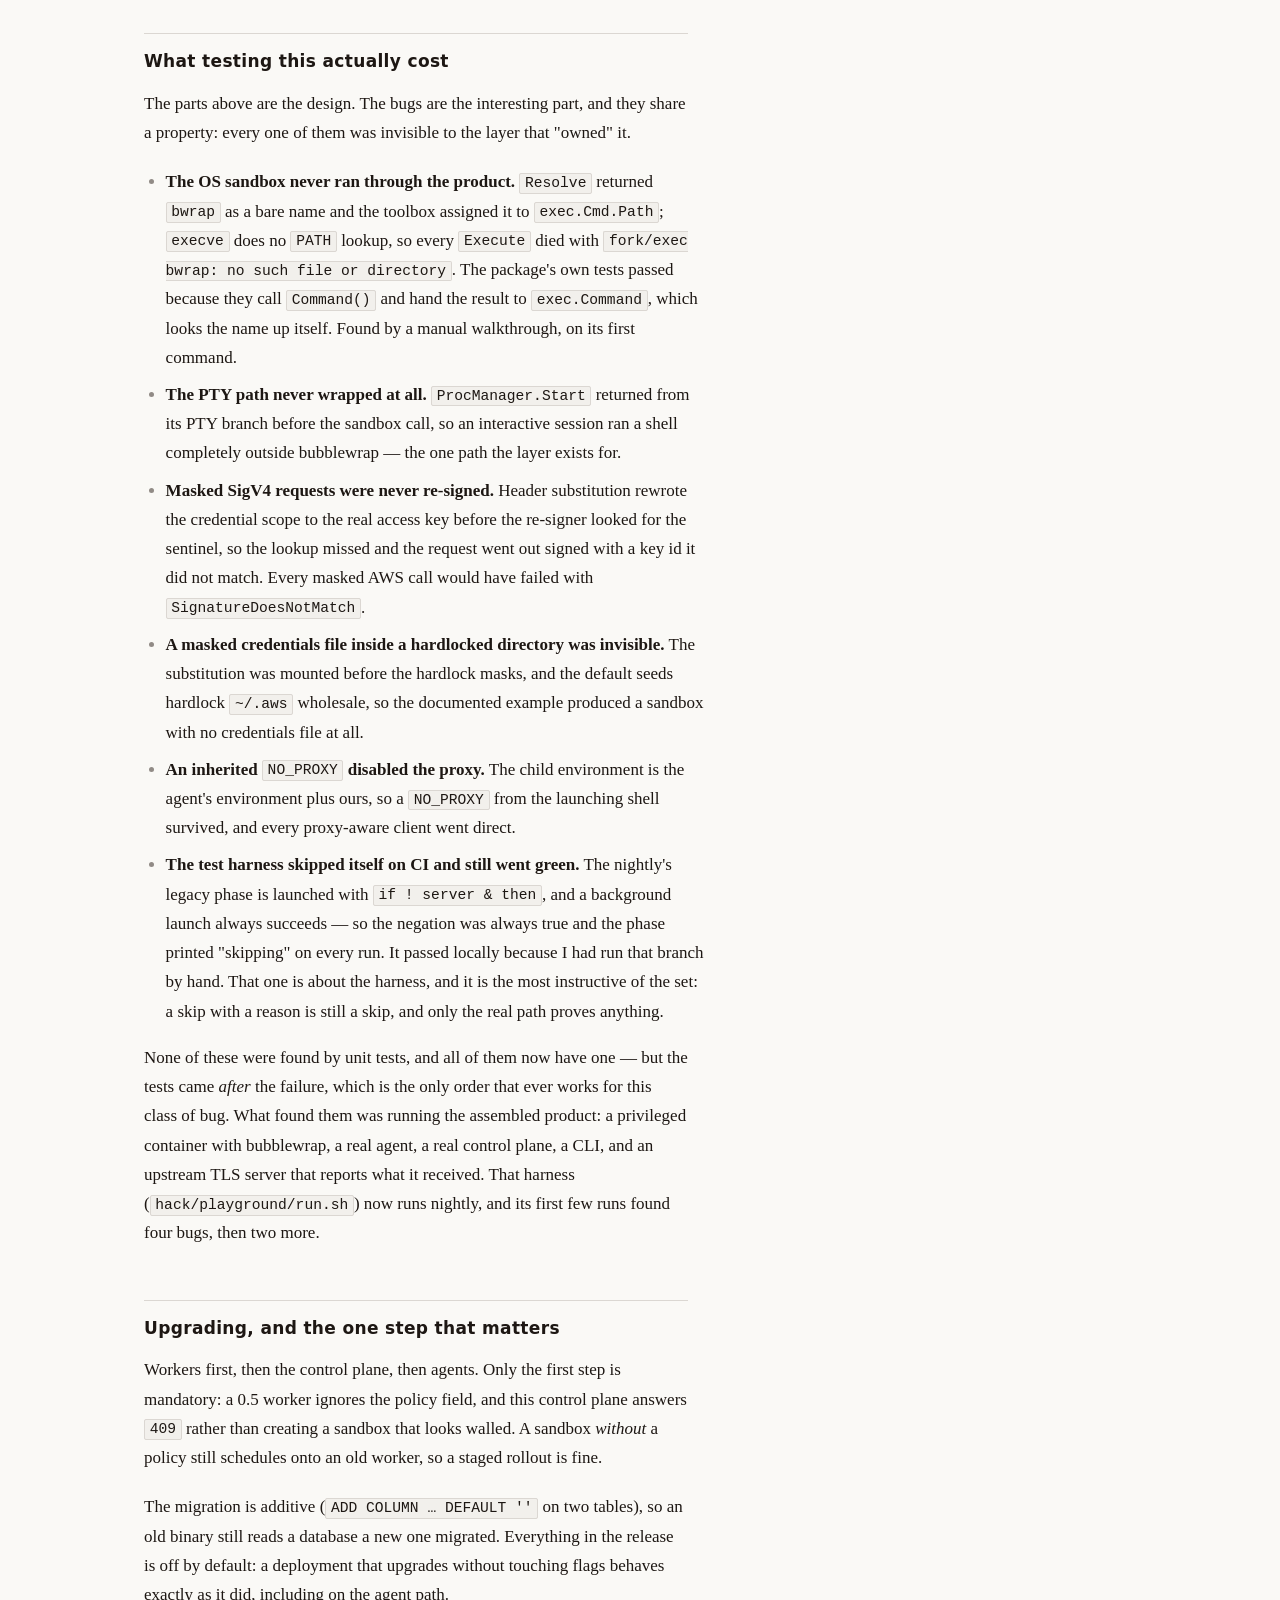
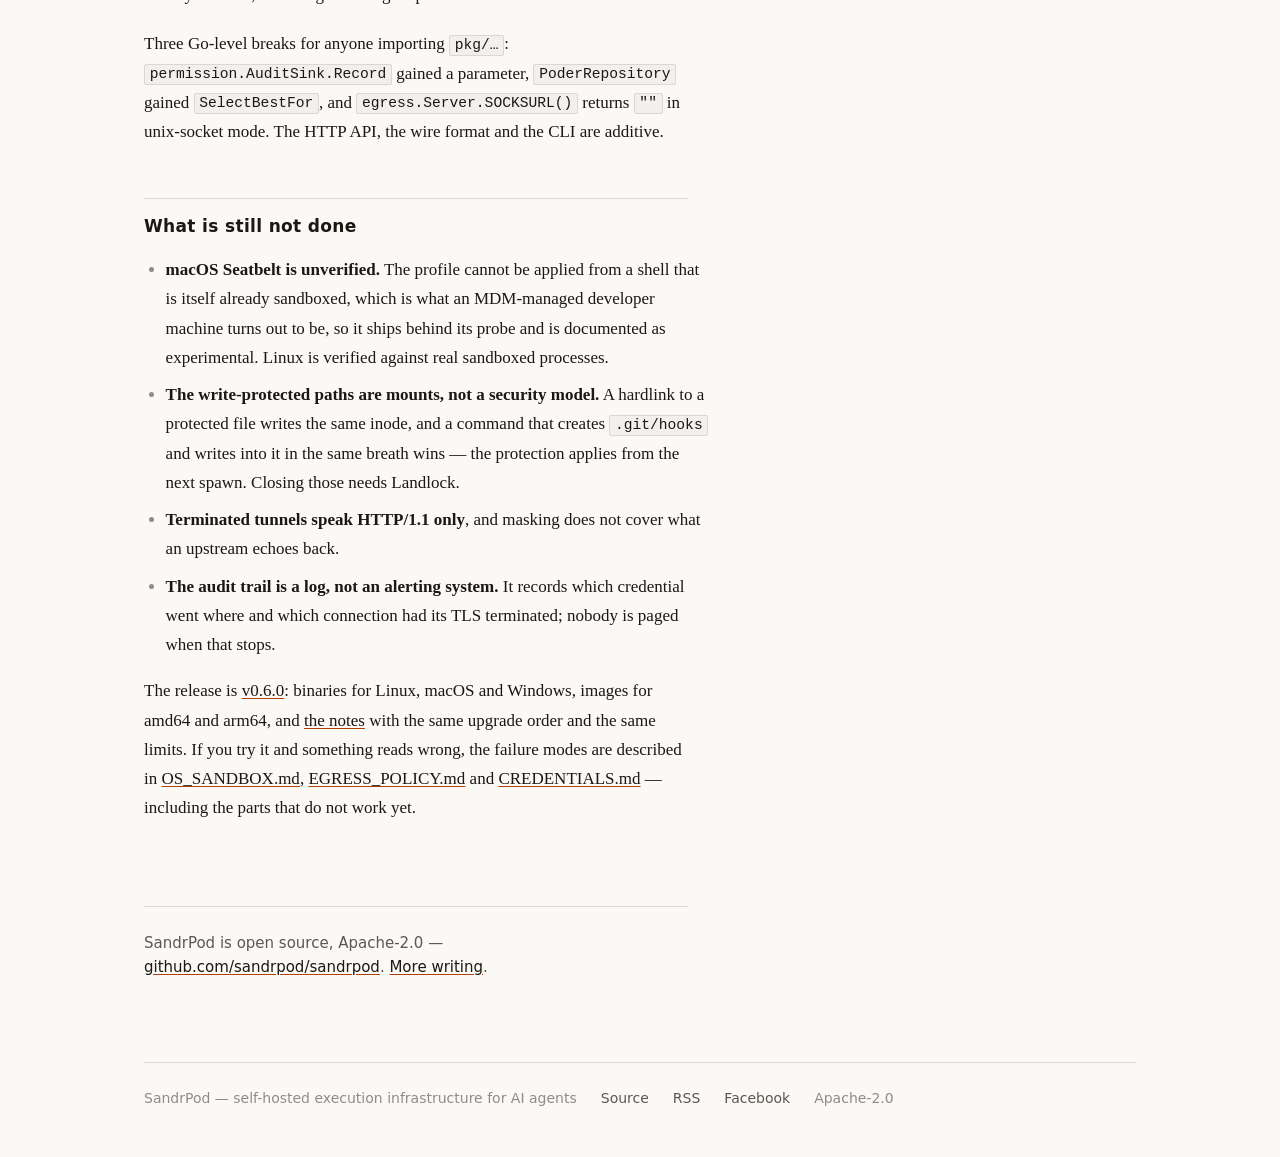
<file: three-boundaries/index.html>
<!doctype html>
<html lang="en">
<head>
<meta charset="utf-8">
<meta name="viewport" content="width=device-width, initial-scale=1">
<title>Three boundaries, and a credential that never enters the sandbox — SandrPod</title>
<meta name="description" content="An egress allow-list, an OS sandbox, and a credential the model cannot copy — the three boundaries 0.6.0 adds under the gate, and the six bugs that building them turned up, every one invisible to the layer that owned it.">
<link rel="canonical" href="https://blog.sandrpod.com/three-boundaries/">
<link rel="alternate" hreflang="en" href="https://blog.sandrpod.com/three-boundaries/">
<link rel="alternate" hreflang="zh-Hans" href="https://blog.sandrpod.com/zh/three-boundaries/">
<link rel="alternate" hreflang="x-default" href="https://blog.sandrpod.com/three-boundaries/">
<meta property="og:type" content="article">
<meta property="og:title" content="Three boundaries, and a credential that never enters the sandbox — SandrPod">
<meta property="og:description" content="An egress allow-list, an OS sandbox, and a credential the model cannot copy — the three boundaries 0.6.0 adds under the gate, and the six bugs that building them turned up, every one invisible to the layer that owned it.">
<meta property="og:url" content="https://blog.sandrpod.com/three-boundaries/">
<meta property="og:site_name" content="SandrPod">
<meta property="og:locale" content="en_US">
<meta property="og:image" content="https://blog.sandrpod.com/og/three-boundaries.png">
<meta property="og:image:type" content="image/png">
<meta property="og:image:width" content="1200">
<meta property="og:image:height" content="630">
<meta property="og:image:alt" content="Three boundaries, and a credential that never enters the sandbox — SandrPod">
<meta name="twitter:card" content="summary_large_image">
<meta name="twitter:title" content="Three boundaries, and a credential that never enters the sandbox — SandrPod">
<meta name="twitter:description" content="An egress allow-list, an OS sandbox, and a credential the model cannot copy — the three boundaries 0.6.0 adds under the gate, and the six bugs that building them turned up, every one invisible to the layer that owned it.">
<meta name="twitter:image" content="https://blog.sandrpod.com/og/three-boundaries.png">
<meta name="twitter:image:alt" content="Three boundaries, and a credential that never enters the sandbox — SandrPod">
<link rel="alternate" type="application/rss+xml" title="SandrPod" href="https://blog.sandrpod.com/feed.xml">
<link rel="stylesheet" href="/style.css">
<script type="application/ld+json">{"@context": "https://schema.org", "@type": "BlogPosting", "headline": "Three boundaries, and a credential that never enters the sandbox", "description": "An egress allow-list, an OS sandbox, and a credential the model cannot copy — the three boundaries 0.6.0 adds under the gate, and the six bugs that building them turned up, every one invisible to the layer that owned it.", "inLanguage": "en", "image": ["https://blog.sandrpod.com/og/three-boundaries.png"], "datePublished": "2026-10-25", "dateModified": "2026-11-20", "mainEntityOfPage": {"@type": "WebPage", "@id": "https://blog.sandrpod.com/three-boundaries/"}, "author": {"@type": "Organization", "name": "SandrPod", "url": "https://github.com/sandrpod/sandrpod"}, "publisher": {"@type": "Organization", "name": "SandrPod", "url": "https://blog.sandrpod.com/"}}</script>
<script>(function(){try{var t=localStorage.getItem("theme");if(t)document.documentElement.setAttribute("data-theme",t)}catch(e){}})()</script>
</head>
<body>
<a class="skip" href="#main">Skip to content</a>
<header class="masthead">
  <a class="wordmark" href="/">SandrPod</a>
  <nav aria-label="Main">
    <a href="/">Writing</a>
    <a href="https://github.com/sandrpod/sandrpod">GitHub</a>
    <button class="theme-toggle" type="button" aria-label="Toggle colour theme" data-dark="Dark" data-light="Light">Dark</button>
  </nav>
</header>
<main id="main">
<article>
<p class="lang-switch"><a href="https://blog.sandrpod.com/zh/three-boundaries/" lang="zh-Hans" hreflang="zh-Hans">中文版</a></p>
<h1
id="three-boundaries-and-a-credential-that-never-enters-the-sandbox">Three
boundaries, and a credential that never enters the sandbox</h1>
<p><em>0.5.x isolated a filesystem. 0.6.0 asks a harder question: what
if the code simply does not go through the door you built?</em></p>
<p><em>Re-verified on 2026-11-20 against v0.13.3:
<code class="nb">hack/playground/run.sh</code> still passes gate, kernel, netns,
egress, masking and audit.</em></p>
<hr />
<p>Every sandbox design has the same hole in the same place. You write a
gate in front of the file API, and the agent calls <code class="nb">open(2)</code>
instead. You put a proxy in front of the network, and the agent unsets
<code class="nb">HTTP_PROXY</code>. The code you are running was written by a
model, on your behalf, and it does not have to use your door.</p>
<p>SandrPod 0.5.x had a good filesystem boundary: the toolbox API
checked every path against a policy, and the hardlock list kept
<code class="nb">~/.ssh</code> out of reach. It was honest about what that meant —
<em>arbitrary code execution is not containable by the file API</em> —
and then left the sentence hanging. This release finishes it. Not by
making the gate cleverer, but by putting three things
<em>underneath</em> it, each one enforced where the previous one cannot
see.</p>
<h2 id="boundary-one-who-you-may-reach">Boundary one: who you may
reach</h2>
<p>The first is an egress allow-list, and the interesting part is not
the list — it is that there are three ways to hold it, and they fail
differently:</p>
<table>
<thead>
<tr>
<th>Mode</th>
<th>Where the rules live</th>
<th>When a tightened rule applies</th>
<th>Server unreachable</th>
</tr>
</thead>
<tbody>
<tr>
<td><code class="nb">-egress-mode=enforce</code></td>
<td>a local file</td>
<td>on restart</td>
<td>fine</td>
</tr>
<tr>
<td><code class="nb">-egress-mode=server</code></td>
<td>both ends (polled copy)</td>
<td>within <code class="nb">-egress-sync</code> (60s)</td>
<td>keeps the last copy</td>
</tr>
<tr>
<td><code class="nb">-egress-mode=decider</code></td>
<td>the server only</td>
<td>next connection (≤10s cache)</td>
<td><strong>denies</strong></td>
</tr>
</tbody>
</table>
<p>The third one exists because a policy you cannot revoke quickly is a
policy you do not have. The cost is stated rather than spread out in
footnotes: a decider that cannot answer is a denial. An unreachable
policy server must not silently become an open proxy, and "we could not
reach the rules" is not the same fact as "the rules say no" — the proxy
reports them differently on purpose.</p>
<p>Underneath the list sits one detail worth stealing from <a
href="https://github.com/anthropics/sandbox-runtime">sandbox-runtime</a>:
a name is resolved <strong>once</strong>, the address is vetted
(loopback, link-local, cloud metadata, this host's own interfaces), and
the vetted address is what gets dialled. The second DNS lookup is where
the rebinding attack lives.</p>
<p>Container sandboxes get the same policy through a different
mechanism, because none of the above helps a process that ignores proxy
environment variables: a per-pod <code class="nb">Internal: true</code> network
plus an <code class="nb">egress-proxy</code> sidecar, so the container has no route
except the proxy. Two deployments, one policy file, and the same answer
to "may this host leave?".</p>
<h2
id="boundary-two-the-kernel-for-the-processes-that-ignore-you">Boundary
two: the kernel, for the processes that ignore you</h2>
<p>The second boundary is the one a model cannot walk around, because it
is not an API. With <code class="nb">-os-sandbox</code>, every process the toolbox
spawns runs inside bubblewrap (Linux) or Seatbelt (macOS) with the same
shape:</p>
<ul>
<li><strong>a read-only root</strong>, so "write the key somewhere I can
read later" has nowhere to land;</li>
<li><strong>the hardlocks masked</strong> — <code class="nb">~/.ssh</code> is not
off-limits to the file API, it is <em>not there</em>;</li>
<li><strong>the persistence paths read-only</strong> —
<code class="nb">.git/hooks</code>, <code class="nb">.git/config</code>, <code class="nb">.bashrc</code>,
<code class="nb">.mcp.json</code>, IDE launch configs. These are the files whose
only plausible purpose in an agent's work tree is to run again after the
sandbox is gone;</li>
<li><strong>capabilities dropped</strong>, and on Linux a
<strong>network namespace</strong> whose only route out is the proxy —
through a relay on loopback, because a namespace with no bridge cannot
reach the proxy either.</li>
</ul>
<p>The network part took two attempts. The first put the sandbox in its
own namespace and left it there, which is a wall with no door:
<code class="nb">wget</code> could not resolve anything, including the proxy. The
relay is the door — a few dozen lines that accept on
<code class="nb">127.0.0.1</code> inside the namespace and forward to the proxy's
unix socket, bound in from the host. It carries no policy of its own,
deliberately: every byte still goes to the proxy, which is where the
decision lives.</p>
<p>The capability drop has a matching subtler decision.
<code class="nb">--cap-drop ALL</code> is right until the agent runs as root, which
is how a system service runs, and then it breaks the ordinary case of
serving a user's home directory: root without
<code class="nb">CAP_DAC_OVERRIDE</code> cannot read files owned by someone else.
The release keeps exactly two capabilities for that case —
<code class="nb">CAP_DAC_OVERRIDE</code> and <code class="nb">CAP_DAC_READ_SEARCH</code> — and
keeps <code class="nb">CAP_SYS_ADMIN</code> gone, because that is the one that
would <code class="nb">umount</code> every mask above it.</p>
<h2 id="boundary-three-the-credential-the-agent-never-holds">Boundary
three: the credential the agent never holds</h2>
<p>The third is the one that made me rewrite a paragraph of
documentation twice.</p>
<p>An agent that can call a paid API needs a key. A key in its
environment is a key it can print, send to a host the policy allows, and
paste into a repository. So <code class="nb">-credential-mask</code> replaces the
real value with <code class="nb">fake_value_&lt;uuid4&gt;</code> inside the
sandbox, and substitutes it back at the proxy — over TLS the proxy
terminates.</p>
<p>That sentence is where the honesty has to start, because TLS
termination is not a neutral act. For a terminated host, the certificate
the sandbox sees is signed by <em>us</em>; pinning breaks, and mTLS to
the upstream cannot work. What buys that is the only general answer to
"use this key but do not let the model copy it": the real bytes exist in
the proxy's memory and in the request it sends, nowhere the sandbox can
reach. Hosts that need a real end-to-end channel go in
<code>-credential-terminate-exclude</code> and get no masking — a trade,
not an oversight — and a masked credential over plain HTTP is refused
rather than leaked.</p>
<p>Two implementation notes, because both are where this kind of feature
usually rots. Substitution in a body is length-preserving, so
<code class="nb">Content-Length</code> stays valid and the proxy never has to
re-frame. And an AWS SigV4 request is <em>re-signed</em> with the real
secret, because the signature is an HMAC over the whole request: a
sentinel in the <code class="nb">Credential</code> scope is not a value you can
swap in place. The re-signer is checked against AWS's published example
signature, because a re-signer that is subtly wrong fails exactly like a
wrong secret, and that is a bug that hides for months.</p>
<h2 id="the-refusals-have-two-readers">The refusals have two
readers</h2>
<p>One small change that turned out to matter more than expected: every
refusal now carries two explanations.</p>
<pre><code>Reason:      路径 &quot;/Users/me/.ssh/id_rsa&quot; 被 hardlock 锁定（可用 sandrpod-tray unlock 解锁）
ModelReason: /Users/me/.ssh/id_rsa is hard-locked by the operator&#39;s policy and cannot be
             read or written; do not retry, and ask the user to unlock it in the tray if
             this is genuinely needed</code></pre>
<p>The first is for the person in the dialog. The second is for the
model, and it is what the tool result returns — one line of English with
what was refused and what to do instead. Both go into the audit record.
The split is not cosmetic: a localized UI string handed to a model is
noise it cannot act on, and an English imperative in a consent dialog
reads as a bug to whoever has to click it.</p>
<h2 id="the-fleet-has-to-agree-with-you">The fleet has to agree with
you</h2>
<p>A walled sandbox only means something if the machine that runs it can
enforce the wall. A worker from before this release ignores the policy
field entirely: it starts the container, reports <code class="nb">RUNNING</code>,
and the API serves the policy back as if it were in force.</p>
<p>So the worker now advertises what it can enforce on the tunnel
handshake, and the control plane refuses to place a policy on a worker
that does not advertise it:</p>
<pre><code>409 worker capability unavailable: this sandbox asks for an egress policy, but
1 online local worker(s) do not support it (upgrade the poder to a build that
advertises &quot;egress&quot;, or drop the policy)</code></pre>
<p>The agent gets the mirror image.
<code class="nb">-egress-mode=server|decider</code> probe
<code class="nb">GET /api/v1/capabilities</code> and refuse to start against a
control plane that predates them, instead of running deny-all and
looking like a network outage. A 404 on a route you invented for the
purpose is unambiguous; a 404 on a sandbox record is not, and that
difference is the whole design.</p>
<h2 id="what-testing-this-actually-cost">What testing this actually
cost</h2>
<p>The parts above are the design. The bugs are the interesting part,
and they share a property: every one of them was invisible to the layer
that "owned" it.</p>
<ul>
<li><strong>The OS sandbox never ran through the product.</strong>
<code class="nb">Resolve</code> returned <code class="nb">bwrap</code> as a bare name and the
toolbox assigned it to <code class="nb">exec.Cmd.Path</code>; <code class="nb">execve</code>
does no <code class="nb">PATH</code> lookup, so every <code class="nb">Execute</code> died
with <code>fork/exec bwrap: no such file or directory</code>. The
package's own tests passed because they call <code class="nb">Command()</code> and
hand the result to <code class="nb">exec.Command</code>, which looks the name up
itself. Found by a manual walkthrough, on its first command.</li>
<li><strong>The PTY path never wrapped at all.</strong>
<code class="nb">ProcManager.Start</code> returned from its PTY branch before the
sandbox call, so an interactive session ran a shell completely outside
bubblewrap — the one path the layer exists for.</li>
<li><strong>Masked SigV4 requests were never re-signed.</strong> Header
substitution rewrote the credential scope to the real access key before
the re-signer looked for the sentinel, so the lookup missed and the
request went out signed with a key id it did not match. Every masked AWS
call would have failed with <code class="nb">SignatureDoesNotMatch</code>.</li>
<li><strong>A masked credentials file inside a hardlocked directory was
invisible.</strong> The substitution was mounted before the hardlock
masks, and the default seeds hardlock <code class="nb">~/.aws</code> wholesale, so
the documented example produced a sandbox with no credentials file at
all.</li>
<li><strong>An inherited <code class="nb">NO_PROXY</code> disabled the
proxy.</strong> The child environment is the agent's environment plus
ours, so a <code class="nb">NO_PROXY</code> from the launching shell survived, and
every proxy-aware client went direct.</li>
<li><strong>The test harness skipped itself on CI and still went
green.</strong> The nightly's legacy phase is launched with
<code class="nb">if ! server &amp; then</code>, and a background launch always
succeeds — so the negation was always true and the phase printed
"skipping" on every run. It passed locally because I had run that branch
by hand. That one is about the harness, and it is the most instructive
of the set: a skip with a reason is still a skip, and only the real path
proves anything.</li>
</ul>
<p>None of these were found by unit tests, and all of them now have one
— but the tests came <em>after</em> the failure, which is the only order
that ever works for this class of bug. What found them was running the
assembled product: a privileged container with bubblewrap, a real agent,
a real control plane, a CLI, and an upstream TLS server that reports
what it received. That harness (<code class="nb">hack/playground/run.sh</code>) now
runs nightly, and its first few runs found four bugs, then two more.</p>
<h2 id="upgrading-and-the-one-step-that-matters">Upgrading, and the one
step that matters</h2>
<p>Workers first, then the control plane, then agents. Only the first
step is mandatory: a 0.5 worker ignores the policy field, and this
control plane answers <code class="nb">409</code> rather than creating a sandbox
that looks walled. A sandbox <em>without</em> a policy still schedules
onto an old worker, so a staged rollout is fine.</p>
<p>The migration is additive (<code class="nb">ADD COLUMN … DEFAULT ''</code> on
two tables), so an old binary still reads a database a new one migrated.
Everything in the release is off by default: a deployment that upgrades
without touching flags behaves exactly as it did, including on the agent
path.</p>
<p>Three Go-level breaks for anyone importing <code class="nb">pkg/…</code>:
<code class="nb">permission.AuditSink.Record</code> gained a parameter,
<code class="nb">PoderRepository</code> gained <code class="nb">SelectBestFor</code>, and
<code class="nb">egress.Server.SOCKSURL()</code> returns <code class="nb">""</code> in
unix-socket mode. The HTTP API, the wire format and the CLI are
additive.</p>
<h2 id="what-is-still-not-done">What is still not done</h2>
<ul>
<li><strong>macOS Seatbelt is unverified.</strong> The profile cannot be
applied from a shell that is itself already sandboxed, which is what an
MDM-managed developer machine turns out to be, so it ships behind its
probe and is documented as experimental. Linux is verified against real
sandboxed processes.</li>
<li><strong>The write-protected paths are mounts, not a security
model.</strong> A hardlink to a protected file writes the same inode,
and a command that creates <code class="nb">.git/hooks</code> and writes into it in
the same breath wins — the protection applies from the next spawn.
Closing those needs Landlock.</li>
<li><strong>Terminated tunnels speak HTTP/1.1 only</strong>, and masking
does not cover what an upstream echoes back.</li>
<li><strong>The audit trail is a log, not an alerting system.</strong>
It records which credential went where and which connection had its TLS
terminated; nobody is paged when that stops.</li>
</ul>
<p>The release is <a
href="https://github.com/sandrpod/sandrpod/releases/tag/v0.6.0">v0.6.0</a>:
binaries for Linux, macOS and Windows, images for amd64 and arm64, and
<a
href="https://github.com/sandrpod/sandrpod/blob/main/docs/RELEASE_NOTES.md">the
notes</a> with the same upgrade order and the same limits. If you try it
and something reads wrong, the failure modes are described in <a
href="https://github.com/sandrpod/sandrpod/blob/main/docs/OS_SANDBOX.md">OS_SANDBOX.md</a>,
<a
href="https://github.com/sandrpod/sandrpod/blob/main/docs/EGRESS_POLICY.md">EGRESS_POLICY.md</a>
and <a
href="https://github.com/sandrpod/sandrpod/blob/main/docs/CREDENTIALS.md">CREDENTIALS.md</a>
— including the parts that do not work yet.</p>

<div class="article-foot">SandrPod is open source, Apache-2.0 — <a href="https://github.com/sandrpod/sandrpod">github.com/sandrpod/sandrpod</a>. <a href="/">More writing</a>.</div>
</article>
</main>
<footer>
  <span>SandrPod — self-hosted execution infrastructure for AI agents</span>
  <a href="https://github.com/sandrpod/sandrpod">Source</a>
  <a href="https://blog.sandrpod.com/feed.xml">RSS</a>
  <a href="https://www.facebook.com/itscjzhao">Facebook</a>
  <span>Apache-2.0</span>
</footer>
<script>
(function () {
  var btn = document.querySelector('.theme-toggle');
  if (!btn) return;
  var root = document.documentElement;
  function current() {
    return root.getAttribute('data-theme') ||
      (matchMedia('(prefers-color-scheme: dark)').matches ? 'dark' : 'light');
  }
  function label() { btn.textContent = current() === 'dark' ? btn.dataset.light : btn.dataset.dark; }
  label();
  btn.addEventListener('click', function () {
    var next = current() === 'dark' ? 'light' : 'dark';
    root.setAttribute('data-theme', next);
    try { localStorage.setItem('theme', next); } catch (e) {}
    label();
  });
})();
</script>
<script data-goatcounter="https://sandrpod.goatcounter.com/count" async src="//gc.zgo.at/count.js"></script>
</body>
</html>
</file>
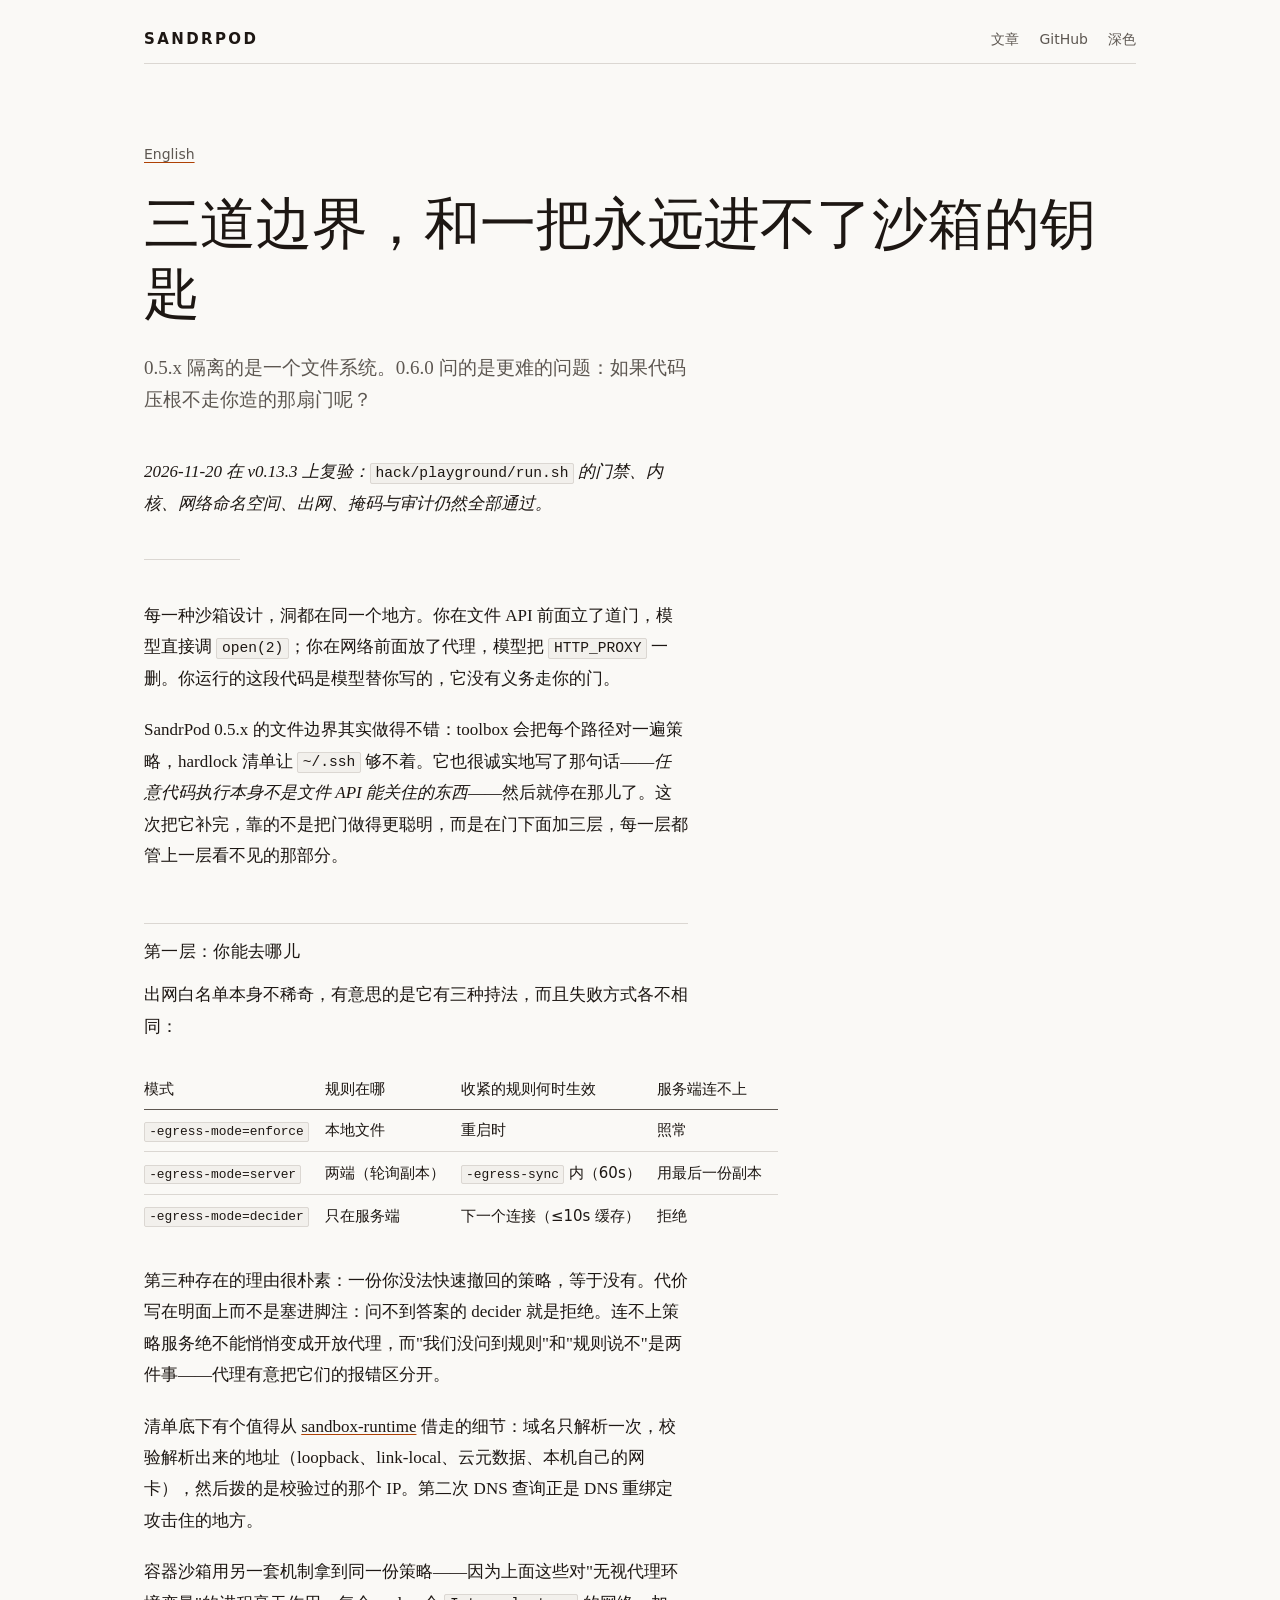
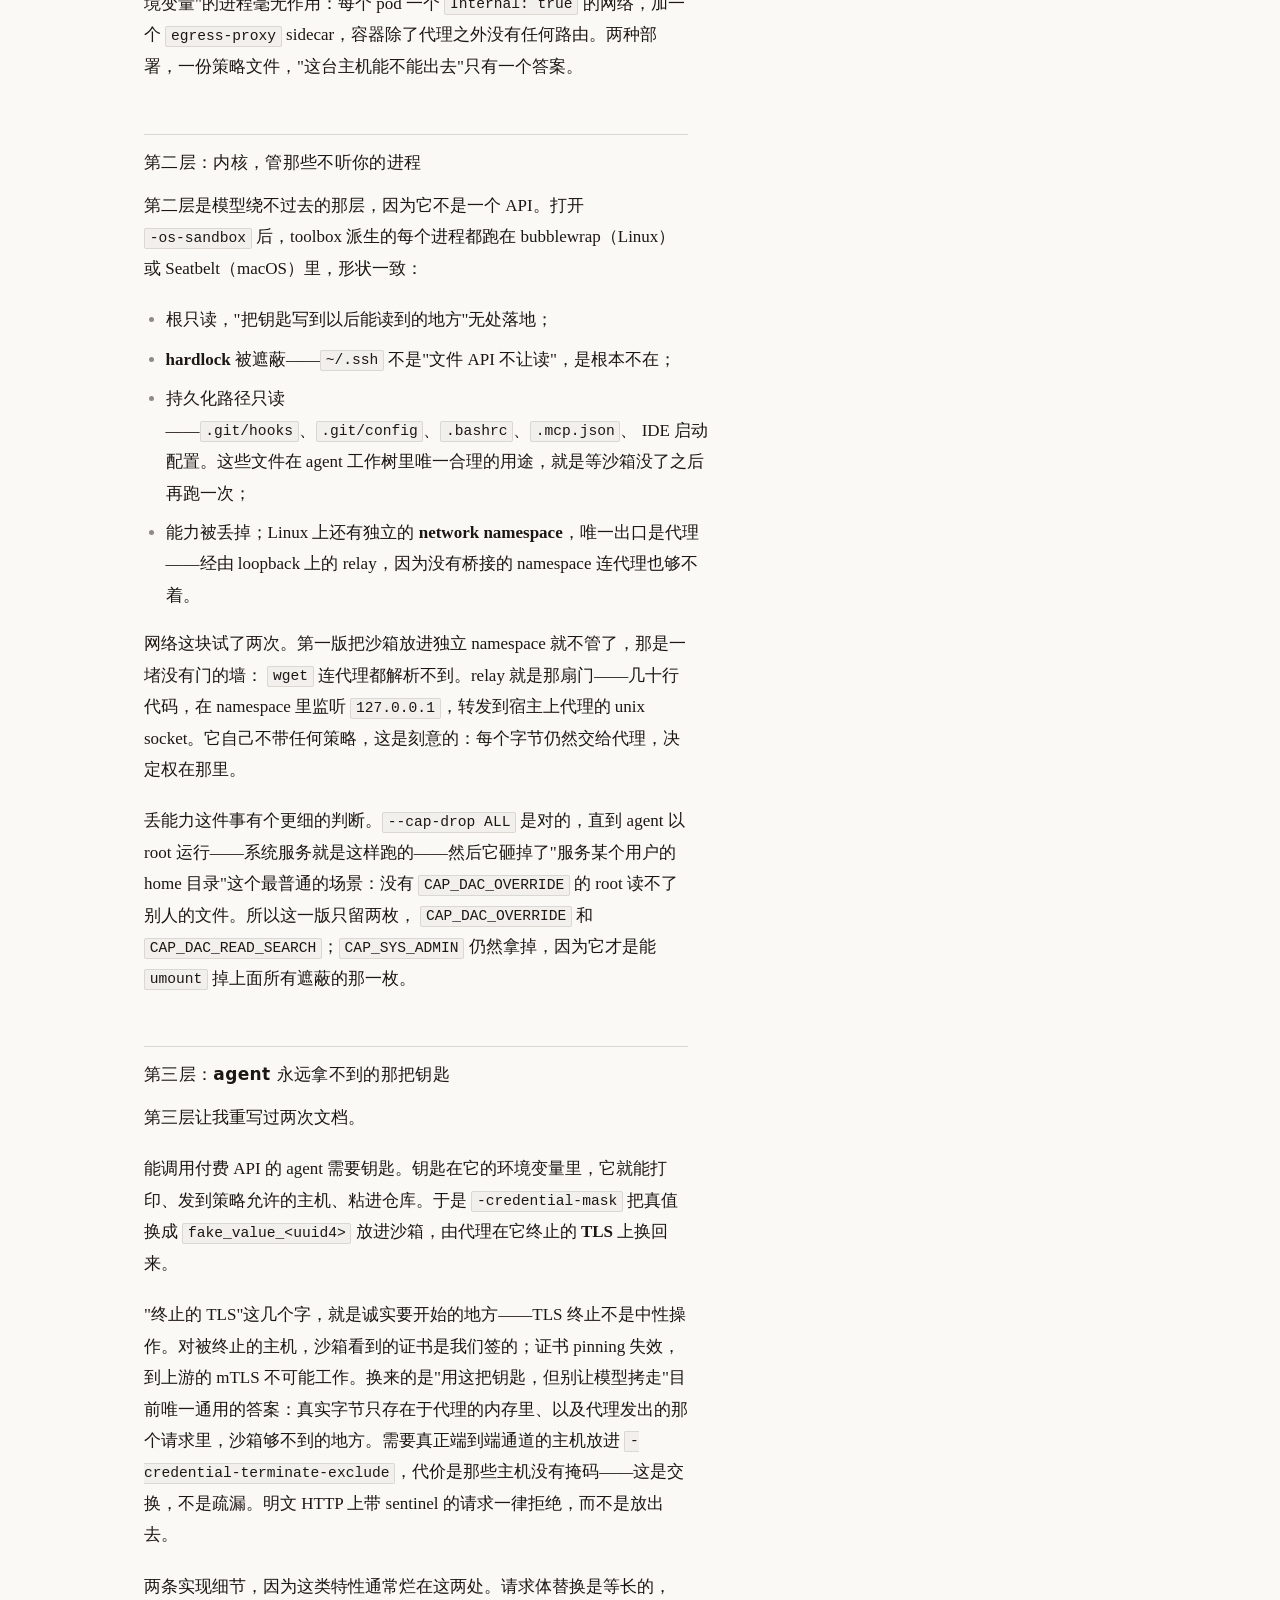
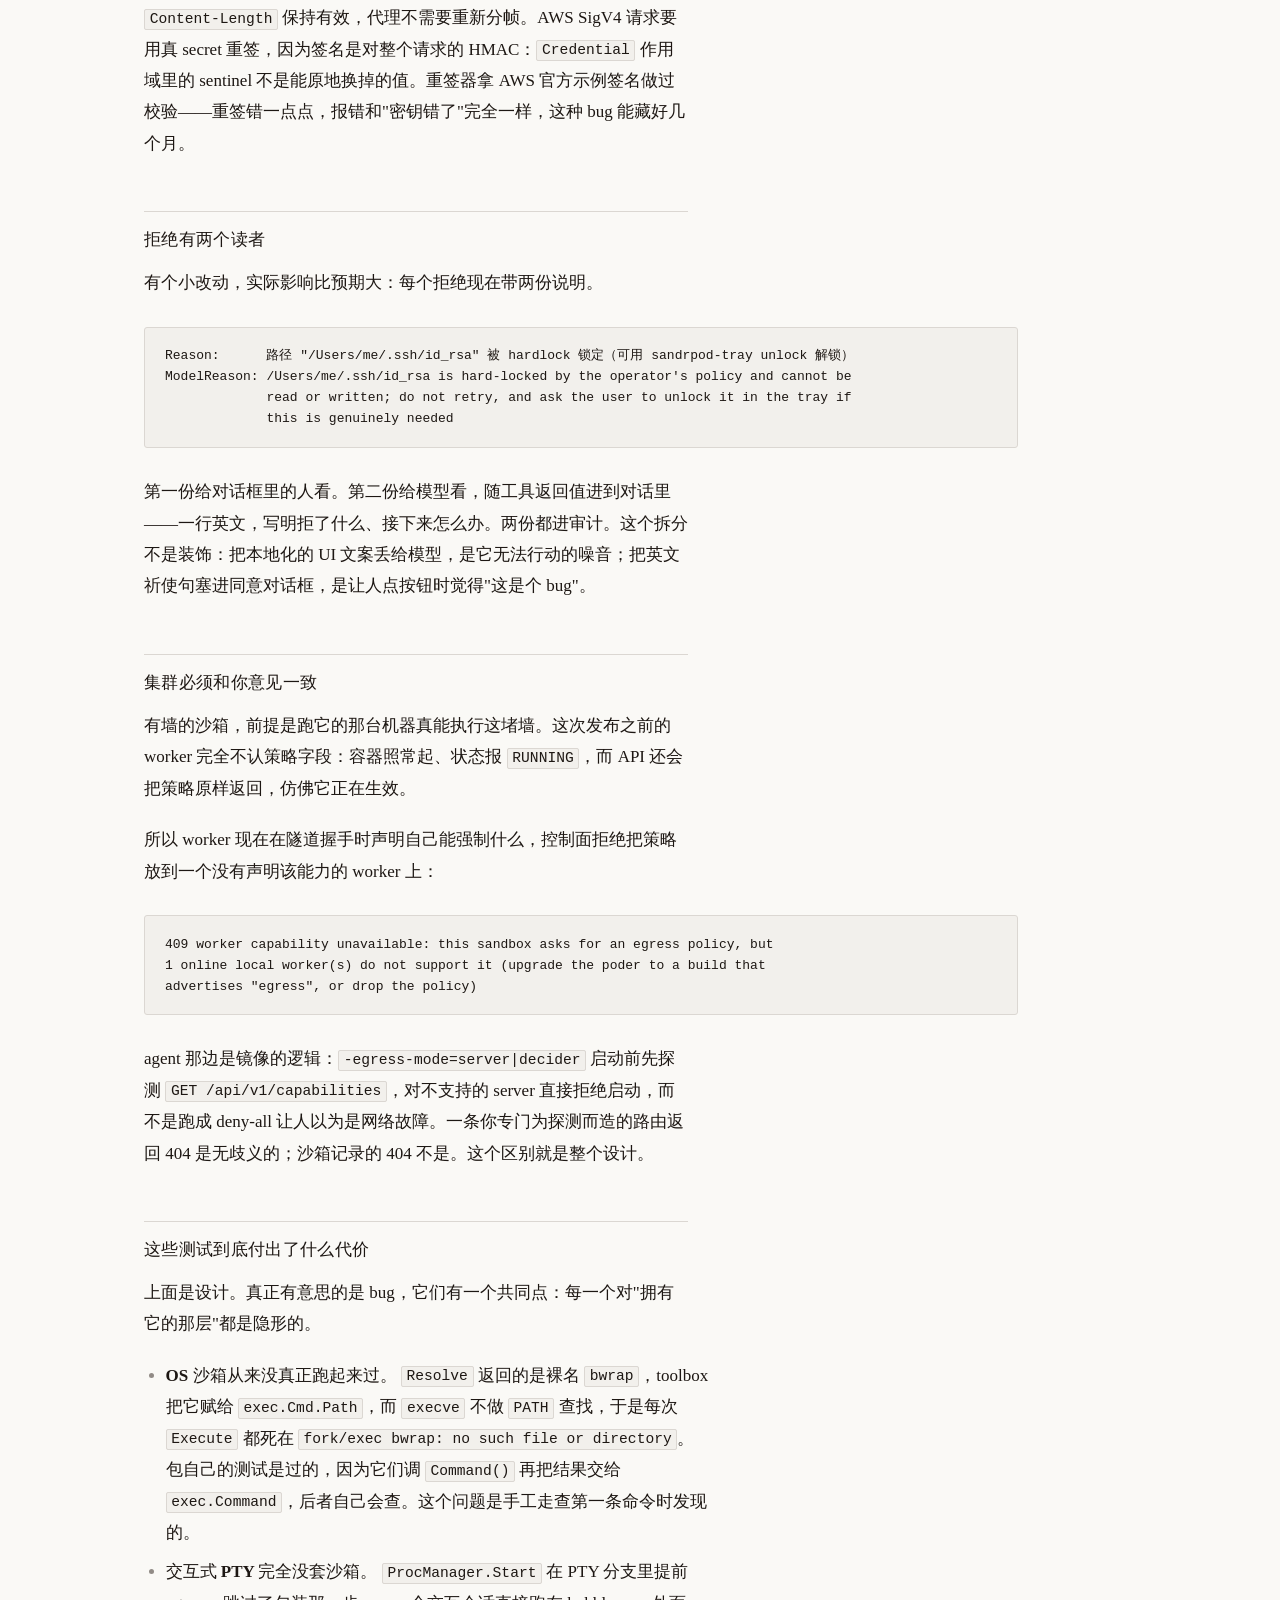
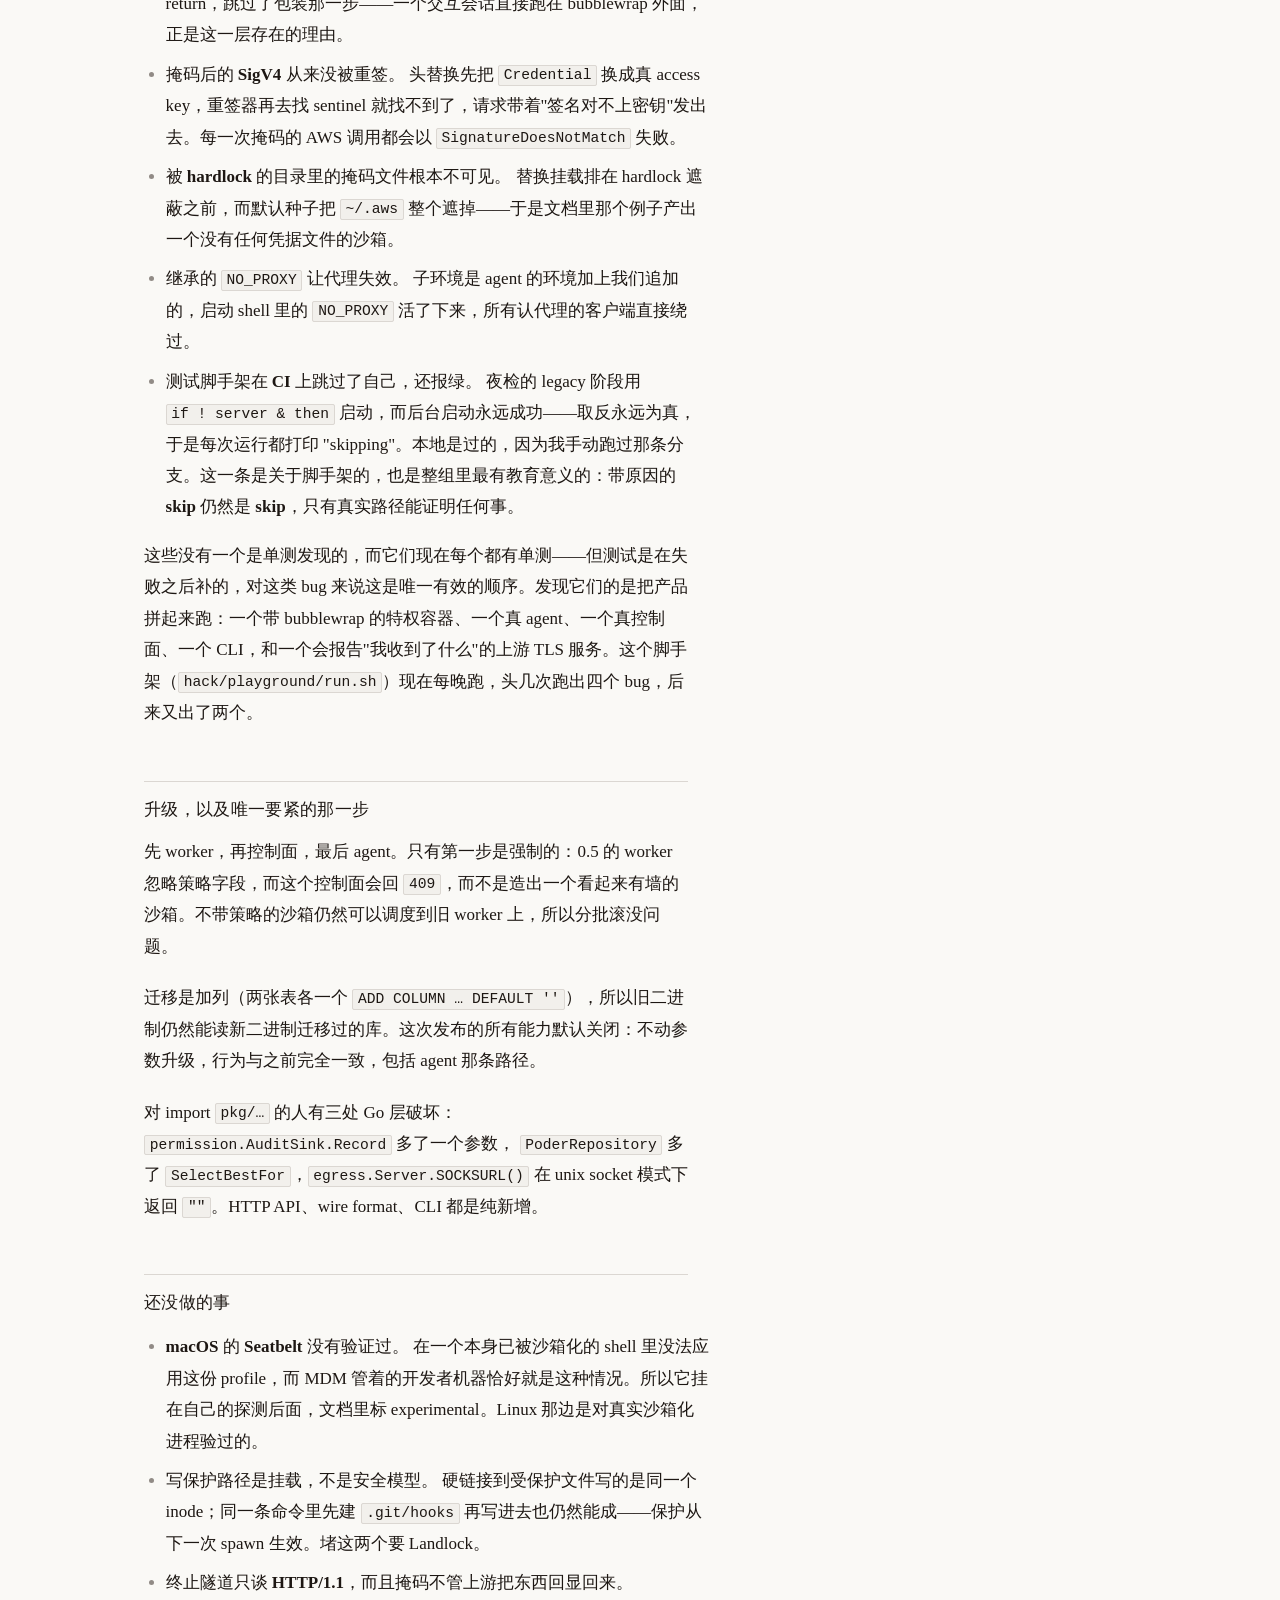
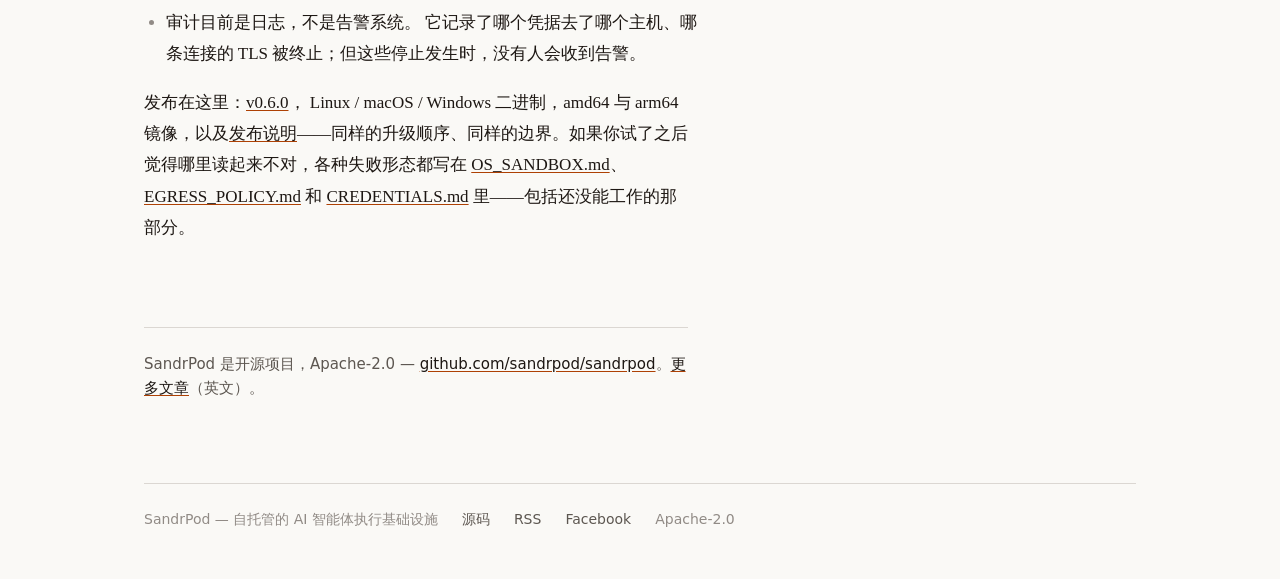
<file: zh/three-boundaries/index.html>
<!doctype html>
<html lang="zh-Hans">
<head>
<meta charset="utf-8">
<meta name="viewport" content="width=device-width, initial-scale=1">
<title>三道边界，和一把永远进不了沙箱的钥匙 — SandrPod</title>
<meta name="description" content="出网白名单、OS 沙箱、以及一把模型拷不走的钥匙——0.6.0 在门下面加的三层,以及造它们时冒出来的六个 bug,每一个对拥有它的那一层都是隐形的。">
<link rel="canonical" href="https://blog.sandrpod.com/zh/three-boundaries/">
<link rel="alternate" hreflang="en" href="https://blog.sandrpod.com/three-boundaries/">
<link rel="alternate" hreflang="zh-Hans" href="https://blog.sandrpod.com/zh/three-boundaries/">
<link rel="alternate" hreflang="x-default" href="https://blog.sandrpod.com/three-boundaries/">
<meta property="og:type" content="article">
<meta property="og:title" content="三道边界，和一把永远进不了沙箱的钥匙 — SandrPod">
<meta property="og:description" content="出网白名单、OS 沙箱、以及一把模型拷不走的钥匙——0.6.0 在门下面加的三层,以及造它们时冒出来的六个 bug,每一个对拥有它的那一层都是隐形的。">
<meta property="og:url" content="https://blog.sandrpod.com/zh/three-boundaries/">
<meta property="og:site_name" content="SandrPod">
<meta property="og:locale" content="zh_CN">
<meta property="og:image" content="https://blog.sandrpod.com/og/zh-three-boundaries.png">
<meta property="og:image:type" content="image/png">
<meta property="og:image:width" content="1200">
<meta property="og:image:height" content="630">
<meta property="og:image:alt" content="三道边界，和一把永远进不了沙箱的钥匙 — SandrPod">
<meta name="twitter:card" content="summary_large_image">
<meta name="twitter:title" content="三道边界，和一把永远进不了沙箱的钥匙 — SandrPod">
<meta name="twitter:description" content="出网白名单、OS 沙箱、以及一把模型拷不走的钥匙——0.6.0 在门下面加的三层,以及造它们时冒出来的六个 bug,每一个对拥有它的那一层都是隐形的。">
<meta name="twitter:image" content="https://blog.sandrpod.com/og/zh-three-boundaries.png">
<meta name="twitter:image:alt" content="三道边界，和一把永远进不了沙箱的钥匙 — SandrPod">
<link rel="alternate" type="application/rss+xml" title="SandrPod" href="https://blog.sandrpod.com/feed.xml">
<link rel="stylesheet" href="/style.css">
<script type="application/ld+json">{"@context": "https://schema.org", "@type": "BlogPosting", "headline": "三道边界，和一把永远进不了沙箱的钥匙", "description": "出网白名单、OS 沙箱、以及一把模型拷不走的钥匙——0.6.0 在门下面加的三层,以及造它们时冒出来的六个 bug,每一个对拥有它的那一层都是隐形的。", "inLanguage": "zh-Hans", "image": ["https://blog.sandrpod.com/og/zh-three-boundaries.png"], "datePublished": "2026-10-25", "dateModified": "2026-11-20", "mainEntityOfPage": {"@type": "WebPage", "@id": "https://blog.sandrpod.com/zh/three-boundaries/"}, "author": {"@type": "Organization", "name": "SandrPod", "url": "https://github.com/sandrpod/sandrpod"}, "publisher": {"@type": "Organization", "name": "SandrPod", "url": "https://blog.sandrpod.com/"}}</script>
<script>(function(){try{var t=localStorage.getItem("theme");if(t)document.documentElement.setAttribute("data-theme",t)}catch(e){}})()</script>
</head>
<body>
<a class="skip" href="#main">跳到正文</a>
<header class="masthead">
  <a class="wordmark" href="/">SandrPod</a>
  <nav aria-label="Main">
    <a href="/">文章</a>
    <a href="https://github.com/sandrpod/sandrpod">GitHub</a>
    <button class="theme-toggle" type="button" aria-label="切换配色" data-dark="深色" data-light="浅色">深色</button>
  </nav>
</header>
<main id="main">
<article>
<p class="lang-switch"><a href="https://blog.sandrpod.com/three-boundaries/" lang="en" hreflang="en">English</a></p>
<h1
id="三道边界和一把永远进不了沙箱的钥匙">三道边界，和一把永远进不了沙箱的钥匙</h1>
<p><em>0.5.x 隔离的是一个文件系统。0.6.0
问的是更难的问题：如果代码压根不走你造的那扇门呢？</em></p>
<p><em>2026-11-20 在 v0.13.3 上复验：<code class="nb">hack/playground/run.sh</code>
的门禁、内核、网络命名空间、出网、掩码与审计仍然全部通过。</em></p>
<hr />
<p>每一种沙箱设计，洞都在同一个地方。你在文件 API
前面立了道门，模型直接调
<code class="nb">open(2)</code>；你在网络前面放了代理，模型把
<code class="nb">HTTP_PROXY</code>
一删。你运行的这段代码是模型替你写的，它没有义务走你的门。</p>
<p>SandrPod 0.5.x 的文件边界其实做得不错：toolbox
会把每个路径对一遍策略，hardlock 清单让 <code class="nb">~/.ssh</code>
够不着。它也很诚实地写了那句话——<em>任意代码执行本身不是文件 API
能关住的东西</em>——然后就停在那儿了。这次把它补完，靠的不是把门做得更聪明，而是在门<strong>下面</strong>加三层，每一层都管上一层看不见的那部分。</p>
<h2 id="第一层你能去哪儿">第一层：你能去哪儿</h2>
<p>出网白名单本身不稀奇，有意思的是它有三种持法，而且<strong>失败方式各不相同</strong>：</p>
<table>
<thead>
<tr>
<th>模式</th>
<th>规则在哪</th>
<th>收紧的规则何时生效</th>
<th>服务端连不上</th>
</tr>
</thead>
<tbody>
<tr>
<td><code class="nb">-egress-mode=enforce</code></td>
<td>本地文件</td>
<td>重启时</td>
<td>照常</td>
</tr>
<tr>
<td><code class="nb">-egress-mode=server</code></td>
<td>两端（轮询副本）</td>
<td><code class="nb">-egress-sync</code> 内（60s）</td>
<td>用最后一份副本</td>
</tr>
<tr>
<td><code class="nb">-egress-mode=decider</code></td>
<td>只在服务端</td>
<td>下一个连接（≤10s 缓存）</td>
<td><strong>拒绝</strong></td>
</tr>
</tbody>
</table>
<p>第三种存在的理由很朴素：一份你没法快速撤回的策略，等于没有。代价写在明面上而不是塞进脚注：问不到答案的
decider
就是拒绝。连不上策略服务绝不能悄悄变成开放代理，而"我们没问到规则"和"规则说不"是两件事——代理有意把它们的报错区分开。</p>
<p>清单底下有个值得从 <a
href="https://github.com/anthropics/sandbox-runtime">sandbox-runtime</a>
借走的细节：域名只解析<strong>一次</strong>，校验解析出来的地址（loopback、link-local、云元数据、本机自己的网卡），然后拨的是校验过的那个
IP。第二次 DNS 查询正是 DNS 重绑定攻击住的地方。</p>
<p>容器沙箱用另一套机制拿到同一份策略——因为上面这些对"无视代理环境变量"的进程毫无作用：每个
pod 一个 <code class="nb">Internal: true</code> 的网络，加一个
<code class="nb">egress-proxy</code>
sidecar，容器除了代理之外没有任何路由。两种部署，一份策略文件，"这台主机能不能出去"只有一个答案。</p>
<h2
id="第二层内核管那些不听你的进程">第二层：内核，管那些不听你的进程</h2>
<p>第二层是模型绕不过去的那层，因为它不是一个 API。打开
<code class="nb">-os-sandbox</code> 后，toolbox 派生的每个进程都跑在
bubblewrap（Linux）或 Seatbelt（macOS）里，形状一致：</p>
<ul>
<li><strong>根只读</strong>，"把钥匙写到以后能读到的地方"无处落地；</li>
<li><strong>hardlock 被遮蔽</strong>——<code class="nb">~/.ssh</code> 不是"文件 API
不让读"，是<strong>根本不在</strong>；</li>
<li><strong>持久化路径只读</strong>——<code class="nb">.git/hooks</code>、<code class="nb">.git/config</code>、<code class="nb">.bashrc</code>、<code class="nb">.mcp.json</code>、
IDE 启动配置。这些文件在 agent
工作树里唯一合理的用途，就是等沙箱没了之后再跑一次；</li>
<li><strong>能力被丢掉</strong>；Linux 上还有<strong>独立的 network
namespace</strong>，唯一出口是代理——经由 loopback 上的
relay，因为没有桥接的 namespace 连代理也够不着。</li>
</ul>
<p>网络这块试了两次。第一版把沙箱放进独立 namespace
就不管了，那是一堵没有门的墙： <code class="nb">wget</code> 连代理都解析不到。relay
就是那扇门——几十行代码，在 namespace 里监听
<code class="nb">127.0.0.1</code>，转发到宿主上代理的 unix
socket。它自己<strong>不带任何策略</strong>，这是刻意的：每个字节仍然交给代理，决定权在那里。</p>
<p>丢能力这件事有个更细的判断。<code class="nb">--cap-drop ALL</code> 是对的，直到
agent 以 root 运行——系统服务就是这样跑的——然后它砸掉了"服务某个用户的
home 目录"这个最普通的场景：没有 <code class="nb">CAP_DAC_OVERRIDE</code> 的 root
读不了别人的文件。所以这一版只留两枚， <code class="nb">CAP_DAC_OVERRIDE</code> 和
<code class="nb">CAP_DAC_READ_SEARCH</code>；<code class="nb">CAP_SYS_ADMIN</code>
仍然拿掉，因为它才是能 <code class="nb">umount</code> 掉上面所有遮蔽的那一枚。</p>
<h2 id="第三层agent-永远拿不到的那把钥匙">第三层：agent
永远拿不到的那把钥匙</h2>
<p>第三层让我重写过两次文档。</p>
<p>能调用付费 API 的 agent
需要钥匙。钥匙在它的环境变量里，它就能打印、发到策略允许的主机、粘进仓库。于是
<code class="nb">-credential-mask</code> 把真值换成
<code class="nb">fake_value_&lt;uuid4&gt;</code> 放进沙箱，由代理在它<strong>终止的
TLS</strong> 上换回来。</p>
<p>"终止的 TLS"这几个字，就是诚实要开始的地方——TLS
终止不是中性操作。对被终止的主机，沙箱看到的证书是<strong>我们</strong>签的；证书
pinning 失效，到上游的 mTLS
不可能工作。换来的是"用这把钥匙，但别让模型拷走"目前唯一通用的答案：真实字节只存在于代理的内存里、以及代理发出的那个请求里，沙箱够不到的地方。需要真正端到端通道的主机放进
<code>-credential-terminate-exclude</code>，代价是那些主机没有掩码——这是交换，不是疏漏。明文
HTTP 上带 sentinel 的请求一律拒绝，而不是放出去。</p>
<p>两条实现细节，因为这类特性通常烂在这两处。请求体替换是<strong>等长</strong>的，<code class="nb">Content-Length</code>
保持有效，代理不需要重新分帧。AWS SigV4 请求要用真 secret
<strong>重签</strong>，因为签名是对整个请求的
HMAC：<code class="nb">Credential</code> 作用域里的 sentinel
不是能原地换掉的值。重签器拿 AWS
官方示例签名做过校验——重签错一点点，报错和"密钥错了"完全一样，这种 bug
能藏好几个月。</p>
<h2 id="拒绝有两个读者">拒绝有两个读者</h2>
<p>有个小改动，实际影响比预期大：每个拒绝现在带两份说明。</p>
<pre><code>Reason:      路径 &quot;/Users/me/.ssh/id_rsa&quot; 被 hardlock 锁定（可用 sandrpod-tray unlock 解锁）
ModelReason: /Users/me/.ssh/id_rsa is hard-locked by the operator&#39;s policy and cannot be
             read or written; do not retry, and ask the user to unlock it in the tray if
             this is genuinely needed</code></pre>
<p>第一份给对话框里的人看。第二份给模型看，随工具返回值进到对话里——一行英文，写明拒了什么、接下来怎么办。两份都进审计。这个拆分不是装饰：把本地化的
UI
文案丢给模型，是它无法行动的噪音；把英文祈使句塞进同意对话框，是让人点按钮时觉得"这是个
bug"。</p>
<h2 id="集群必须和你意见一致">集群必须和你意见一致</h2>
<p>有墙的沙箱，前提是跑它的那台机器真能执行这堵墙。这次发布之前的 worker
完全不认策略字段：容器照常起、状态报 <code class="nb">RUNNING</code>，而 API
还会把策略原样返回，仿佛它正在生效。</p>
<p>所以 worker
现在在隧道握手时声明自己能强制什么，控制面拒绝把策略放到一个没有声明该能力的
worker 上：</p>
<pre><code>409 worker capability unavailable: this sandbox asks for an egress policy, but
1 online local worker(s) do not support it (upgrade the poder to a build that
advertises &quot;egress&quot;, or drop the policy)</code></pre>
<p>agent 那边是镜像的逻辑：<code class="nb">-egress-mode=server|decider</code>
启动前先探测 <code class="nb">GET /api/v1/capabilities</code>，对不支持的 server
直接拒绝启动，而不是跑成 deny-all
让人以为是网络故障。一条你专门为探测而造的路由返回 404
是无歧义的；沙箱记录的 404 不是。这个区别就是整个设计。</p>
<h2 id="这些测试到底付出了什么代价">这些测试到底付出了什么代价</h2>
<p>上面是设计。真正有意思的是
bug，它们有一个共同点：每一个对"拥有它的那层"都是隐形的。</p>
<ul>
<li><strong>OS 沙箱从来没真正跑起来过。</strong> <code class="nb">Resolve</code>
返回的是裸名 <code class="nb">bwrap</code>，toolbox 把它赋给
<code class="nb">exec.Cmd.Path</code>，而 <code class="nb">execve</code> 不做
<code class="nb">PATH</code> 查找，于是每次 <code class="nb">Execute</code> 都死在
<code>fork/exec bwrap: no such file or directory</code>。包自己的测试是过的，因为它们调
<code class="nb">Command()</code> 再把结果交给
<code class="nb">exec.Command</code>，后者自己会查。这个问题是手工走查第一条命令时发现的。</li>
<li><strong>交互式 PTY 完全没套沙箱。</strong>
<code class="nb">ProcManager.Start</code> 在 PTY 分支里提前
return，跳过了包装那一步——一个交互会话直接跑在 bubblewrap
外面，正是这一层存在的理由。</li>
<li><strong>掩码后的 SigV4 从来没被重签。</strong> 头替换先把
<code class="nb">Credential</code> 换成真 access key，重签器再去找 sentinel
就找不到了，请求带着"签名对不上密钥"发出去。每一次掩码的 AWS 调用都会以
<code class="nb">SignatureDoesNotMatch</code> 失败。</li>
<li><strong>被 hardlock 的目录里的掩码文件根本不可见。</strong>
替换挂载排在 hardlock 遮蔽之前，而默认种子把 <code class="nb">~/.aws</code>
整个遮掉——于是文档里那个例子产出一个<strong>没有任何凭据文件</strong>的沙箱。</li>
<li><strong>继承的 <code class="nb">NO_PROXY</code> 让代理失效。</strong> 子环境是
agent 的环境加上我们追加的，启动 shell 里的 <code class="nb">NO_PROXY</code>
活了下来，所有认代理的客户端直接绕过。</li>
<li><strong>测试脚手架在 CI 上跳过了自己，还报绿。</strong> 夜检的
legacy 阶段用 <code class="nb">if ! server &amp; then</code>
启动，而后台启动永远成功——取反永远为真，于是每次运行都打印
"skipping"。本地是过的，因为我手动跑过那条分支。这一条是关于脚手架的，也是整组里最有教育意义的：<strong>带原因的
skip 仍然是 skip，只有真实路径能证明任何事。</strong></li>
</ul>
<p>这些没有一个是单测发现的，而它们现在每个都有单测——但测试是在失败<strong>之后</strong>补的，对这类
bug 来说这是唯一有效的顺序。发现它们的是把产品拼起来跑：一个带
bubblewrap 的特权容器、一个真 agent、一个真控制面、一个
CLI，和一个会报告"我收到了什么"的上游 TLS
服务。这个脚手架（<code class="nb">hack/playground/run.sh</code>）现在每晚跑，头几次跑出四个
bug，后来又出了两个。</p>
<h2 id="升级以及唯一要紧的那一步">升级，以及唯一要紧的那一步</h2>
<p>先 worker，再控制面，最后 agent。只有第一步是强制的：0.5 的 worker
忽略策略字段，而这个控制面会回
<code class="nb">409</code>，而不是造出一个看起来有墙的沙箱。<strong>不带策略</strong>的沙箱仍然可以调度到旧
worker 上，所以分批滚没问题。</p>
<p>迁移是加列（两张表各一个
<code class="nb">ADD COLUMN … DEFAULT ''</code>），所以旧二进制仍然能读新二进制迁移过的库。这次发布的所有能力默认关闭：不动参数升级，行为与之前完全一致，包括
agent 那条路径。</p>
<p>对 import <code class="nb">pkg/…</code> 的人有三处 Go
层破坏：<code class="nb">permission.AuditSink.Record</code> 多了一个参数，
<code class="nb">PoderRepository</code> 多了
<code class="nb">SelectBestFor</code>，<code class="nb">egress.Server.SOCKSURL()</code> 在
unix socket 模式下返回 <code class="nb">""</code>。HTTP API、wire format、CLI
都是纯新增。</p>
<h2 id="还没做的事">还没做的事</h2>
<ul>
<li><strong>macOS 的 Seatbelt 没有验证过。</strong>
在一个本身已被沙箱化的 shell 里没法应用这份 profile，而 MDM
管着的开发者机器恰好就是这种情况。所以它挂在自己的探测后面，文档里标
experimental。Linux 那边是对真实沙箱化进程验过的。</li>
<li><strong>写保护路径是挂载，不是安全模型。</strong>
硬链接到受保护文件写的是同一个 inode；同一条命令里先建
<code class="nb">.git/hooks</code> 再写进去也仍然能成——保护从下一次 spawn
生效。堵这两个要 Landlock。</li>
<li><strong>终止隧道只谈
HTTP/1.1</strong>，而且掩码不管上游把东西回显回来。</li>
<li><strong>审计目前是日志，不是告警系统。</strong>
它记录了哪个凭据去了哪个主机、哪条连接的 TLS
被终止；但这些停止发生时，没有人会收到告警。</li>
</ul>
<p>发布在这里：<a
href="https://github.com/sandrpod/sandrpod/releases/tag/v0.6.0">v0.6.0</a>，
Linux / macOS / Windows 二进制，amd64 与 arm64 镜像，以及<a
href="https://github.com/sandrpod/sandrpod/blob/main/docs/RELEASE_NOTES.md">发布说明</a>——同样的升级顺序、同样的边界。如果你试了之后觉得哪里读起来不对，各种失败形态都写在
<a
href="https://github.com/sandrpod/sandrpod/blob/main/docs/OS_SANDBOX.md">OS_SANDBOX.md</a>、
<a
href="https://github.com/sandrpod/sandrpod/blob/main/docs/EGRESS_POLICY.md">EGRESS_POLICY.md</a>
和 <a
href="https://github.com/sandrpod/sandrpod/blob/main/docs/CREDENTIALS.md">CREDENTIALS.md</a>
里——包括还没能工作的那部分。</p>

<div class="article-foot">SandrPod 是开源项目，Apache-2.0 — <a href="https://github.com/sandrpod/sandrpod">github.com/sandrpod/sandrpod</a>。<a href="/">更多文章</a>（英文）。</div>
</article>
</main>
<footer>
  <span>SandrPod — 自托管的 AI 智能体执行基础设施</span>
  <a href="https://github.com/sandrpod/sandrpod">源码</a>
  <a href="https://blog.sandrpod.com/feed.xml">RSS</a>
  <a href="https://www.facebook.com/itscjzhao">Facebook</a>
  <span>Apache-2.0</span>
</footer>
<script>
(function () {
  var btn = document.querySelector('.theme-toggle');
  if (!btn) return;
  var root = document.documentElement;
  function current() {
    return root.getAttribute('data-theme') ||
      (matchMedia('(prefers-color-scheme: dark)').matches ? 'dark' : 'light');
  }
  function label() { btn.textContent = current() === 'dark' ? btn.dataset.light : btn.dataset.dark; }
  label();
  btn.addEventListener('click', function () {
    var next = current() === 'dark' ? 'light' : 'dark';
    root.setAttribute('data-theme', next);
    try { localStorage.setItem('theme', next); } catch (e) {}
    label();
  });
})();
</script>
<script data-goatcounter="https://sandrpod.goatcounter.com/count" async src="//gc.zgo.at/count.js"></script>
</body>
</html>
</file>
<file: style.css>
:root {
  /* 纸与墨：暖白底、近黑字，避免纯 #fff/#000 的刺眼对比 */
  --paper:      oklch(98.2% 0.004 85);
  --paper-sunk: oklch(95.6% 0.006 85);
  --ink:        oklch(21%   0.012 60);
  --ink-soft:   oklch(46%   0.012 60);
  --ink-faint:  oklch(64%   0.010 60);
  --rule:       oklch(88%   0.008 70);
  /* 单一强调色：赭红。够暖，不是通用的 SaaS 蓝 */
  --accent:     oklch(52%   0.155 42);
  --accent-lit: oklch(96%   0.020 42);

  --serif: "Iowan Old Style", "Charter", "Bitstream Charter", "Sitka Text",
           Cambria, Georgia, serif;
  --sans:  ui-sans-serif, -apple-system, "Segoe UI", Inter, system-ui, sans-serif;
  --mono:  ui-monospace, "SF Mono", "JetBrains Mono", Menlo, Consolas, monospace;

  --measure: 34rem;          /* 正文行长，约 68 字符 */
  --gutter:  clamp(1.25rem, 1rem + 2vw, 3rem);
  --step:    clamp(3rem, 2rem + 4vw, 6rem);
}

@media (prefers-color-scheme: dark) {
  :root {
    --paper:      oklch(17%   0.010 65);
    --paper-sunk: oklch(21%   0.012 65);
    --ink:        oklch(92%   0.008 80);
    --ink-soft:   oklch(72%   0.010 80);
    --ink-faint:  oklch(55%   0.010 80);
    --rule:       oklch(31%   0.012 70);
    --accent:     oklch(76%   0.135 55);
    --accent-lit: oklch(26%   0.040 45);
  }
}
/* 站内切换按钮的显式覆盖，两个方向都要压过媒体查询 */
:root[data-theme="light"] {
  --paper: oklch(98.2% 0.004 85); --paper-sunk: oklch(95.6% 0.006 85);
  --ink: oklch(21% 0.012 60);     --ink-soft: oklch(46% 0.012 60);
  --ink-faint: oklch(64% 0.010 60); --rule: oklch(88% 0.008 70);
  --accent: oklch(52% 0.155 42);  --accent-lit: oklch(96% 0.020 42);
}
:root[data-theme="dark"] {
  --paper: oklch(17% 0.010 65);   --paper-sunk: oklch(21% 0.012 65);
  --ink: oklch(92% 0.008 80);     --ink-soft: oklch(72% 0.010 80);
  --ink-faint: oklch(55% 0.010 80); --rule: oklch(31% 0.012 70);
  --accent: oklch(76% 0.135 55);  --accent-lit: oklch(26% 0.040 45);
}

html { -webkit-text-size-adjust: 100%; }

body {
  margin: 0;
  padding: 0 var(--gutter);
  background: var(--paper);
  color: var(--ink);
  font: 400 1.0625rem/1.72 var(--serif);
  font-synthesis-weight: none;
  overflow-wrap: break-word;
}

/* ── 骨架 ───────────────────────────────────────────────── */

.masthead {
  max-width: 62rem; margin: 0 auto;
  display: flex; align-items: baseline; gap: 1.25rem;
  padding: 2rem 0 0; border-bottom: 1px solid var(--rule);
  padding-bottom: 1rem;
}
.masthead a.wordmark {
  font: 600 0.9375rem/1 var(--sans);
  letter-spacing: 0.16em; text-transform: uppercase;
  color: var(--ink); text-decoration: none;
}
.masthead nav { margin-left: auto; display: flex; gap: 1.25rem; align-items: baseline; }
.masthead nav a, .theme-toggle {
  font: 400 0.875rem/1 var(--sans);
  color: var(--ink-soft); text-decoration: none;
}
.masthead nav a:hover { color: var(--accent); }
.theme-toggle {
  background: none; border: 0; padding: 0; cursor: pointer;
  font-family: var(--sans); color: var(--ink-soft);
}
.theme-toggle:hover { color: var(--accent); }

main { max-width: 62rem; margin: 0 auto; }

footer {
  max-width: 62rem; margin: var(--step) auto 0;
  border-top: 1px solid var(--rule); padding: 1.5rem 0 3rem;
  font: 400 0.875rem/1.6 var(--sans); color: var(--ink-faint);
  display: flex; flex-wrap: wrap; gap: 0.5rem 1.5rem;
}
footer a { color: var(--ink-soft); text-decoration: none; }
footer a:hover { color: var(--accent); }

/* ── 首页 ───────────────────────────────────────────────── */

.hero { padding: var(--step) 0; max-width: 44rem; }
.hero h1 {
  font: 400 clamp(2.5rem, 1.4rem + 4.4vw, 5rem)/1.02 var(--serif);
  letter-spacing: -0.025em; margin: 0 0 1.25rem;
}
.hero h1 em { font-style: italic; color: var(--accent); }
.hero p {
  font-size: 1.1875rem; color: var(--ink-soft);
  max-width: var(--measure); margin: 0 0 1.75rem;
}
.hero .cta { font-family: var(--sans); font-size: 0.9375rem; }
.hero .cta a {
  color: var(--ink); text-decoration: none;
  border-bottom: 2px solid var(--accent); padding-bottom: 1px;
}
.hero .cta a:hover { color: var(--accent); }
.hero .cta span { color: var(--ink-faint); margin: 0 0.75rem; }

.writing-head {
  font: 600 0.8125rem/1 var(--sans);
  letter-spacing: 0.16em; text-transform: uppercase;
  color: var(--ink-faint);
  border-top: 1px solid var(--rule); padding-top: 1.25rem; margin-bottom: 0;
}

/* 编辑式条目：日期在左侧边栏，标题破格占主栏 */
.entry {
  display: grid;
  grid-template-columns: 7.5rem 1fr;
  gap: 0 2.5rem;
  padding: 2.25rem 0;
  border-bottom: 1px solid var(--rule);
  text-decoration: none; color: inherit;
}
.entry:hover h2 { color: var(--accent); }
.entry:hover .arrow { transform: translateX(3px); opacity: 1; }
.entry .meta {
  font: 400 0.8125rem/1.5 var(--sans);
  color: var(--ink-faint); padding-top: 0.55rem;
}
.entry .meta .no {
  display: block; font-size: 1.75rem; line-height: 1;
  color: var(--rule); margin-bottom: 0.4rem;
  font-variant-numeric: tabular-nums;
}
.entry h2 {
  font: 400 clamp(1.5rem, 1.1rem + 1.5vw, 2.125rem)/1.18 var(--serif);
  letter-spacing: -0.015em; margin: 0 0 0.6rem;
  transition: color 140ms ease;
}
.entry p { margin: 0; color: var(--ink-soft); max-width: var(--measure); }
.entry .arrow {
  display: inline-block; margin-left: 0.4rem; color: var(--accent);
  opacity: 0.55; transition: transform 140ms ease, opacity 140ms ease;
}

@media (max-width: 44rem) {
  .entry { grid-template-columns: 1fr; gap: 0.75rem; }
  .entry .meta { padding-top: 0; }
  .entry .meta .no { display: inline; font-size: 1rem; margin-right: 0.6rem; }
}

/* ── 文章 ───────────────────────────────────────────────── */

article { padding: var(--step) 0 0; }
article > * { max-width: var(--measure); }

article h1 {
  font: 400 clamp(2.125rem, 1.4rem + 3vw, 3.5rem)/1.08 var(--serif);
  letter-spacing: -0.022em; margin: 0 0 1.5rem; max-width: 24ch;
}
/* pandoc 把副标题渲染成首个 <p><em> */
article h1 + p em {
  font-style: italic; font-size: 1.1875rem;
  color: var(--ink-soft); line-height: 1.55;
}
article h1 + p { margin-bottom: 2.5rem; }

article h2 {
  font: 600 1.0625rem/1.35 var(--sans);
  letter-spacing: 0.02em;
  margin: 3.25rem 0 1rem; padding-top: 1rem;
  border-top: 1px solid var(--rule);
}
article h3 {
  font: 600 0.9375rem/1.4 var(--sans);
  letter-spacing: 0.03em; color: var(--ink-soft);
  margin: 2.25rem 0 0.75rem;
}
article h2 a.anchor, article h3 a.anchor { display: none; }

article p, article li { margin: 0 0 1.25rem; }
article ul, article ol { padding-left: 1.35rem; }
article li { margin-bottom: 0.5rem; }
article li::marker { color: var(--ink-faint); }

article a { color: var(--ink); text-decoration-color: var(--accent); text-underline-offset: 2px; }
article a:hover { color: var(--accent); }

article strong { font-weight: 600; }

article hr {
  border: 0; border-top: 1px solid var(--rule);
  margin: 2.5rem 0; max-width: 6rem;
}

article blockquote {
  margin: 1.75rem 0; padding-left: 1.25rem;
  border-left: 2px solid var(--accent);
  color: var(--ink-soft); font-style: italic;
}

/* 图：可比正文列宽，但绝不超出视口。深色下压一点亮度，白底图才不刺眼 */
article img {
  display: block; height: auto;
  max-width: min(42rem, 100%);
  margin: 1.75rem 0;
  border: 1px solid var(--rule); border-radius: 3px;
  background: oklch(99% 0 0);
}
@media (prefers-color-scheme: dark) { article img { filter: brightness(0.9); } }
:root[data-theme="dark"]  article img { filter: brightness(0.9); }
:root[data-theme="light"] article img { filter: none; }

/* 代码：正文行长放不下，允许溢出到更宽的容器并自己横向滚动 */
article pre {
  max-width: min(52rem, 100%);
  margin: 1.75rem 0; padding: 1.1rem 1.25rem;
  background: var(--paper-sunk);
  border: 1px solid var(--rule); border-radius: 3px;
  overflow-x: auto;
  font: 400 0.8125rem/1.62 var(--mono);
  -webkit-overflow-scrolling: touch;
}
article code.nb { white-space: nowrap; }
article pre code { background: none; padding: 0; font-size: inherit; border: 0; }
article code {
  font: 400 0.86em/1.4 var(--mono);
  background: var(--paper-sunk);
  border: 1px solid var(--rule); border-radius: 2px;
  padding: 0.1em 0.32em;
}

/* 表格同理：可以比正文宽，超出就滚 */
article table {
  max-width: min(52rem, 100%);
  display: block; overflow-x: auto;
  border-collapse: collapse;
  margin: 1.75rem 0;
  font: 400 0.9375rem/1.5 var(--sans);
}
article thead th {
  text-align: left; font-weight: 600; white-space: nowrap;
  border-bottom: 1.5px solid var(--ink-soft);
  padding: 0.5rem 1rem 0.5rem 0;
}
article tbody td {
  border-bottom: 1px solid var(--rule);
  padding: 0.6rem 1rem 0.6rem 0;
  vertical-align: top;
}
article tbody tr:last-child td { border-bottom: 0; }
article td code { font-size: 0.86em; }

.article-foot {
  margin-top: var(--step); padding-top: 1.5rem;
  border-top: 1px solid var(--rule);
  font: 400 0.9375rem/1.6 var(--sans); color: var(--ink-soft);
}
.article-foot a { color: var(--ink); text-decoration-color: var(--accent); }

/* ── 可访问性 ───────────────────────────────────────────── */

:focus-visible { outline: 2px solid var(--accent); outline-offset: 3px; border-radius: 2px; }

.skip {
  position: absolute; left: -9999px;
  background: var(--paper); color: var(--ink);
  padding: 0.6rem 1rem; border: 1px solid var(--accent); z-index: 10;
}
.skip:focus { left: var(--gutter); top: 0.5rem; }

@media (prefers-reduced-motion: reduce) {
  *, *::before, *::after { transition-duration: 0.01ms !important; }
}

@media print {
  .masthead nav, footer, .theme-toggle { display: none; }
  body { background: #fff; color: #000; }
  article pre, article table { max-width: 100%; }
}

/* ── 语言切换与中文页 ───────────────────────────────────── */

.lang-switch { margin: 0 0 1.75rem; font: 400 0.875rem/1 var(--sans); }
.lang-switch a { color: var(--ink-soft); text-decoration-color: var(--accent); text-underline-offset: 3px; }
.lang-switch a:hover { color: var(--accent); }

/* CJK：合成斜体很难看，负字距会挤字，行距放宽；拉丁字体在前，宋体兜底 */
html:lang(zh) {
  --serif: "Iowan Old Style", "Charter", Georgia, "Songti SC", "Source Han Serif SC",
           "Noto Serif CJK SC", "Noto Serif SC", serif;
}
html:lang(zh) body { line-height: 1.85; }
html:lang(zh) article h1 { letter-spacing: 0; line-height: 1.25; max-width: 18em; }
html:lang(zh) article h1 + p em,
html:lang(zh) article blockquote { font-style: normal; }
</file>
